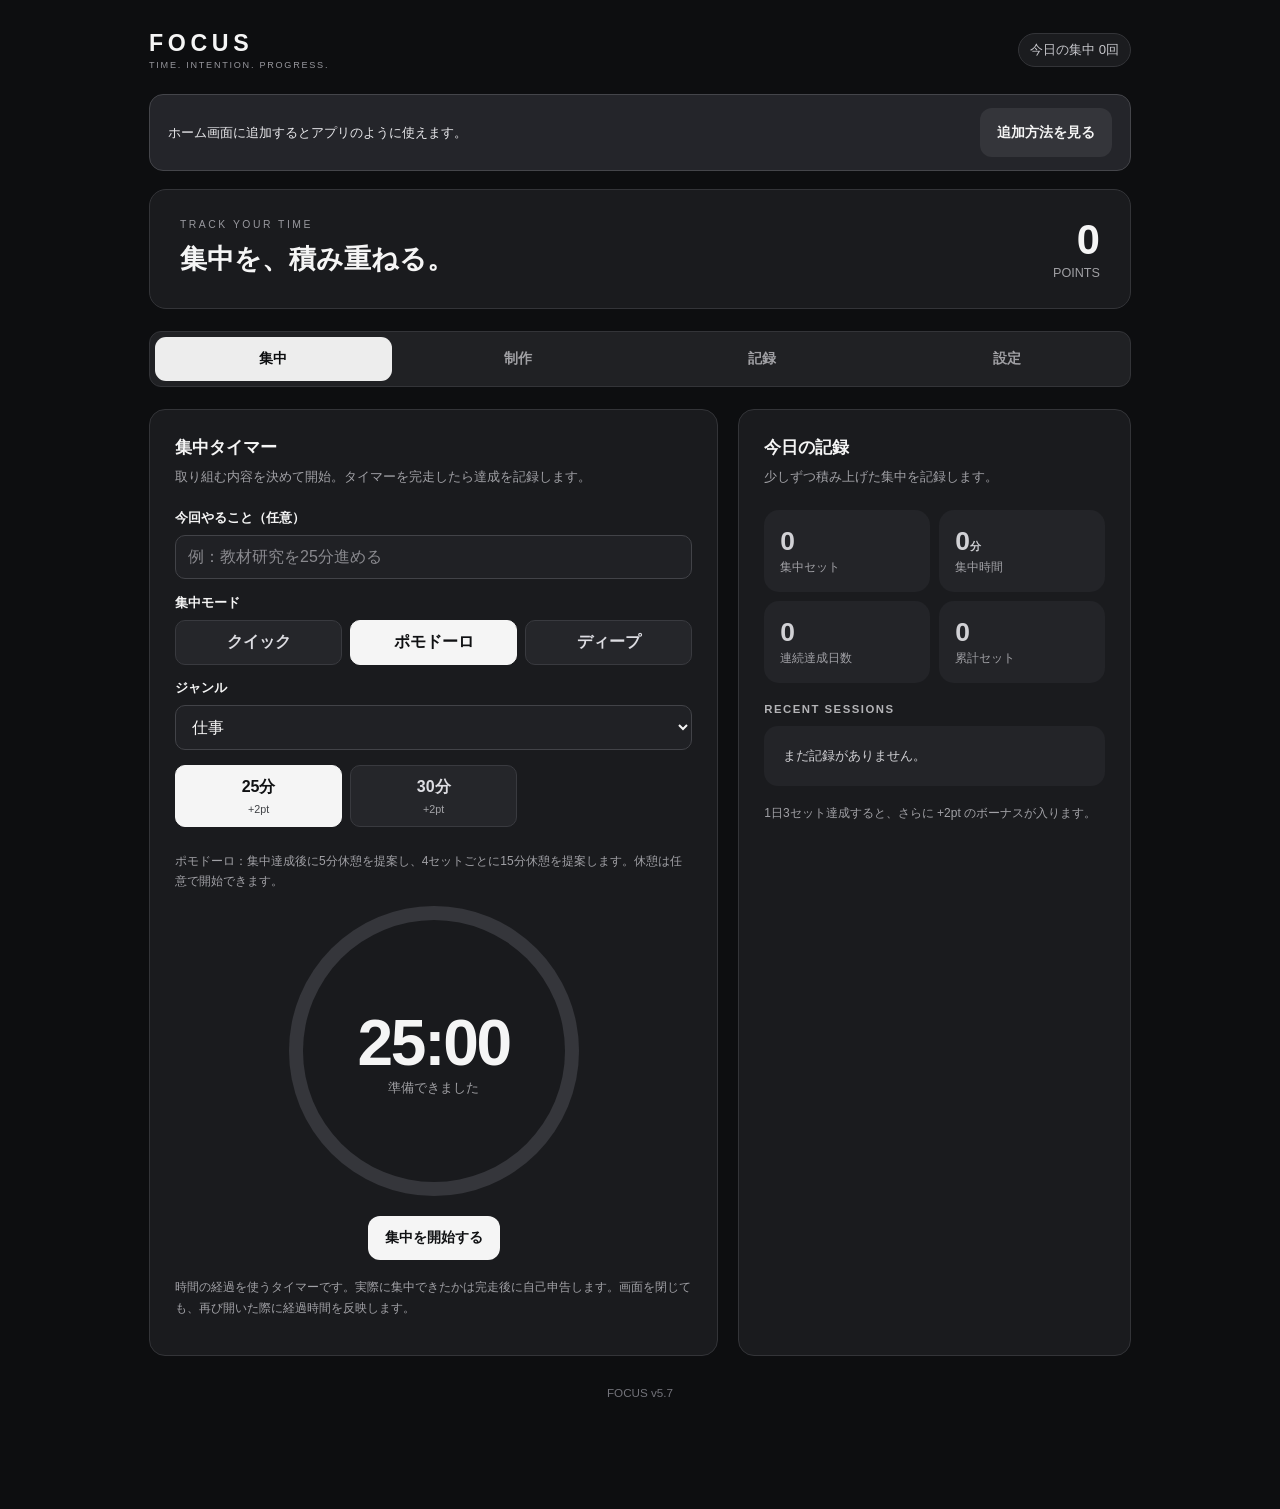
<file: public/index.html>
<!doctype html>
<html lang="ja">
<head>
<meta charset="UTF-8" />
<meta name="viewport" content="width=device-width,initial-scale=1,viewport-fit=cover" />
<meta name="theme-color" content="#101113" />
<meta name="referrer" content="no-referrer" />
<meta name="apple-mobile-web-app-capable" content="yes" />
<meta name="apple-mobile-web-app-status-bar-style" content="black-translucent" />
<meta name="apple-mobile-web-app-title" content="FOCUS" />
<link rel="manifest" href="manifest.webmanifest" />
<link rel="apple-touch-icon" href="icon-192.png" />
<title>FOCUS — 集中と記録</title>
<style>
:root{--bg:#f7f6f2;--paper:#fff;--ink:#1d2940;--muted:#6c7585;--line:#e4e7ed;--blue:#344e86;--blue2:#eef2fb;--accent:#dcb77a;--red:#b25550;--shadow:0 12px 32px rgba(28,42,70,.07)}
*{box-sizing:border-box}html{font-family:-apple-system,BlinkMacSystemFont,"Hiragino Kaku Gothic ProN","Noto Sans JP",sans-serif;color:var(--ink);background:var(--bg)}body{margin:0;min-height:100vh}button,select,input{font:inherit}button{cursor:pointer}button:disabled{cursor:not-allowed;opacity:.45}.app{max-width:1020px;margin:auto;padding:30px 24px 110px}
header{display:flex;justify-content:space-between;align-items:center;gap:12px;margin-bottom:24px}.logo{font-size:1.22rem;font-weight:800;letter-spacing:.17em}.logo small{display:block;font-size:.7rem;font-weight:500;letter-spacing:.12em;color:var(--muted);margin-top:3px}.status{font-size:.82rem;color:var(--muted);border:1px solid var(--line);border-radius:20px;padding:7px 11px;background:#fff}.hero{background:#1d2940;border-radius:25px;padding:27px 30px;color:#fff;display:flex;align-items:center;justify-content:space-between;gap:16px;margin-bottom:22px;position:relative;overflow:hidden}.hero:after{content:"";position:absolute;right:-65px;top:-110px;width:250px;height:250px;border:34px solid rgba(255,255,255,.035);border-radius:50%;pointer-events:none}.hero p{font-size:.88rem;color:#bcc9e7;margin:0 0 9px}.hero h1{font-size:clamp(1.25rem,3vw,1.85rem);line-height:1.45;margin:0}.points{text-align:right;position:relative;z-index:1}.points strong{display:block;font-size:2.6rem;line-height:1.1;font-variant-numeric:tabular-nums}.points span{font-size:.79rem;color:#c0cbe2}
nav{display:flex;gap:8px;padding:5px;background:#eceef3;border-radius:15px;margin-bottom:22px}nav button{border:0;background:transparent;color:#5d6a80;border-radius:11px;flex:1;padding:12px 8px;font-size:.85rem;font-weight:650}nav button.active{color:var(--ink);background:#fff;box-shadow:0 2px 9px #1b2b4d0c}
.panel{display:none}.panel.active{display:block}.layout{display:grid;grid-template-columns:1.45fr 1fr;gap:20px}.card{background:var(--paper);border:1px solid var(--line);border-radius:22px;box-shadow:var(--shadow);padding:25px}.card h2{font-size:1.08rem;margin:0 0 7px}.sub{font-size:.84rem;color:var(--muted);line-height:1.7;margin:0 0 21px}.caps{color:#8090a8;letter-spacing:.13em;font-size:.71rem;font-weight:800}.duration-opts{display:grid;grid-template-columns:repeat(3,1fr);gap:8px;margin-bottom:24px}.duration-opts button{background:#f7f8fa;border:1px solid var(--line);border-radius:13px;padding:12px 7px;color:var(--ink);font-weight:750}.duration-opts button.selected{border-color:#667eab;background:var(--blue2);color:#294674}.duration-opts small{display:block;font-size:.67rem;margin-top:5px;font-weight:400}.timer{text-align:center;padding:15px 0 20px}.timer-ring{width:min(100%,290px);aspect-ratio:1;border-radius:50%;padding:14px;margin:0 auto;background:conic-gradient(var(--blue) var(--progress,0%),#e9edf4 0)}.timer-inner{display:flex;background:#fff;border-radius:50%;height:100%;flex-direction:column;align-items:center;justify-content:center}.timer-time{font-size:clamp(2.7rem,6vw,4rem);letter-spacing:-.035em;font-weight:800;font-variant-numeric:tabular-nums}.timer-label{font-size:.8rem;color:var(--muted)}.actions{display:flex;gap:10px;justify-content:center;flex-wrap:wrap}.btn{border:0;border-radius:12px;padding:13px 17px;font-size:.87rem;font-weight:700;transition:.15s}.btn:active{transform:scale(.98)}.primary{background:var(--blue);color:white}.secondary{background:var(--blue2);color:#2d4a80}.ghost{background:#f3f4f7;color:#596477}.danger{background:#fcf0ef;color:var(--red)}.wide{width:100%}.hint{font-size:.75rem;line-height:1.7;color:var(--muted);margin-top:17px}.statrow{display:grid;grid-template-columns:repeat(2,1fr);gap:9px}.stat{padding:16px;border-radius:15px;background:#f6f7f9}.stat strong{display:block;font-size:1.65rem}.stat span{font-size:.77rem;color:var(--muted)}.sessions{margin-top:20px}.session{padding:13px 0;border-bottom:1px solid var(--line);display:flex;align-items:center;justify-content:space-between;font-size:.81rem}.session:last-child{border:0}.session b{color:#344e86}.empty{font-size:.84rem;color:var(--muted);line-height:1.7;background:#f6f7f9;padding:19px;border-radius:14px}.reward-grid{display:grid;grid-template-columns:repeat(2,1fr);gap:13px;margin-bottom:20px}.reward-card{padding:19px;border:1px solid var(--line);border-radius:18px;background:#fff;text-align:left;color:inherit}.reward-card.chosen{border:2px solid var(--blue);padding:18px;background:#f5f8ff}.reward-card .flag{font-size:.7rem;color:var(--muted);font-weight:700}.reward-card strong{display:block;font-size:1.08rem;margin:7px 0}.reward-card span{font-size:.81rem;color:var(--muted)}.reward-card .cost{font-size:1.25rem;font-weight:800;color:var(--blue);margin-top:12px}.formgrid{display:grid;grid-template-columns:repeat(2,1fr);gap:13px;margin:20px 0}.field{display:flex;flex-direction:column;gap:8px}.field label{font-weight:700;font-size:.81rem}.field select,.field input[type=text]{border:1px solid #dbe0e8;border-radius:11px;padding:13px 11px;color:var(--ink);background:#fff;width:100%;font-size:.85rem}.field select:focus,.field input:focus{outline:2px solid #a3b5d3}.steps{display:flex;gap:10px;align-items:center;margin:18px 0;color:#63738d;font-size:.8rem;line-height:1.5}.steps span{display:inline-flex;width:25px;height:25px;border-radius:50%;align-items:center;justify-content:center;background:#e9edf4;font-weight:750;flex:none}.promptbox{font-size:.78rem;white-space:pre-wrap;line-height:1.7;max-height:185px;overflow:auto;background:#f5f6f9;border:1px solid #e3e7ef;border-radius:12px;padding:15px;color:#38445b}.pending{margin-top:17px;padding:17px;border-radius:15px;background:#f5f8ff;border:1px solid #dbe5f6}.pending h3{font-size:.95rem;margin:0 0 6px}.pending p{font-size:.8rem;color:#526380;line-height:1.7;margin:0 0 12px}.pending .actions{justify-content:flex-start}.gallery{display:grid;grid-template-columns:repeat(3,1fr);gap:15px}.tile{border:1px solid var(--line);border-radius:17px;background:#fff;overflow:hidden}.tile-img{aspect-ratio:4/5;background:linear-gradient(145deg,#edf1f8,#f9f1e6);display:flex;align-items:center;justify-content:center;color:#7c8ba1;font-size:.78rem;text-align:center;line-height:1.8}.tile-img img{height:100%;width:100%;object-fit:cover}.tile-body{padding:14px}.tile-body strong{font-size:.87rem;display:block}.tile-body p{font-size:.72rem;color:var(--muted);margin:6px 0 10px}.tile-actions{display:flex;gap:6px}.tinybtn{border:0;background:#f0f2f6;padding:8px 9px;border-radius:9px;font-size:.72rem;color:#43536e}.warn{color:#97633c;background:#fff9ef;padding:13px 15px;border-radius:12px;font-size:.78rem;line-height:1.8}.help{font-size:.84rem;line-height:1.8;color:#5a677b}.help b{color:#293d5d}.toolbar{display:flex;align-items:center;justify-content:space-between;gap:8px;margin:0 0 18px}.toolbar h2{font-size:1.2rem;margin:0}.footer{margin-top:30px;text-align:center;font-size:.73rem;color:#99a2b1}.toast{position:fixed;bottom:26px;left:50%;transform:translateX(-50%);z-index:99;background:#1d2940;color:#fff;padding:13px 18px;border-radius:12px;box-shadow:0 8px 25px #0002;font-size:.82rem;max-width:90vw}.hidden{display:none!important}input[type=file]{font-size:.75rem;max-width:100%}@media(max-width:740px){.app{padding:16px 14px 92px}header{margin-bottom:15px}.hero{padding:21px 20px;border-radius:19px}.hero h1{font-size:1.18rem}.hero .points strong{font-size:2rem}.layout{grid-template-columns:1fr}.card{padding:19px;border-radius:18px}.gallery{grid-template-columns:repeat(2,1fr);gap:11px}.duration-opts{margin-bottom:12px}.formgrid{grid-template-columns:1fr}nav button{font-size:.75rem;padding:11px 3px}.reward-grid{gap:9px}.reward-card{padding:14px}.reward-card.chosen{padding:13px}.timer-ring{width:min(100%,245px)}}@media(prefers-reduced-motion:reduce){*{transition:none!important}}

/* v2: clear handoff and a compact mobile-first workflow */
.chip{display:inline-flex;border-radius:99px;background:#eff4ff;padding:6px 11px;color:#344e86;font-size:.72rem;font-weight:800;letter-spacing:.025em}
.handoff-hero{background:#edf3ff;border:1px solid #dce7fa;border-radius:14px;padding:17px;margin:0 0 16px}
.handoff-hero strong{display:block;font-size:.98rem;margin:6px 0}.handoff-hero p{color:#546580;font-size:.8rem;margin:0;line-height:1.8}
.field input[type=url],.field textarea{border:1px solid #dbe0e8;border-radius:11px;padding:12px;color:var(--ink);background:#fff;width:100%;font-size:.85rem;line-height:1.5}
.field textarea{min-height:84px;resize:vertical}.field input:focus,.field textarea:focus{outline:2px solid #a3b5d3}
.checkout{margin-top:14px;font-size:.79rem;color:#496083;line-height:1.75}
.steps-grid{display:grid;grid-template-columns:repeat(3,1fr);gap:8px;margin-bottom:14px}.step-item{background:#f6f8fc;padding:12px;border-radius:12px;font-size:.74rem;line-height:1.6}
.step-item b{display:block;color:#324e80;margin-bottom:4px;font-size:.75rem}
.privacy-note{font-size:.77rem;color:var(--muted);line-height:1.8;margin:10px 0}
button:focus-visible,select:focus-visible,input:focus-visible{outline:3px solid #95add9;outline-offset:2px}
@media(max-width:740px){.steps-grid{grid-template-columns:1fr}.step-item{display:flex;gap:12px;align-items:center}.step-item b{margin:0}.actions .btn{flex:1}.pending .actions .btn{flex:1 1 100%}.handoff-hero{padding:14px}}

/* v4 installation and offline UX */
.install-banner{margin:0 0 18px;padding:13px 18px;display:flex;gap:10px;align-items:center;justify-content:space-between;background:#eaf1ff;border:1px solid #d3e1fb;border-radius:14px;font-size:.8rem;line-height:1.65;color:#294674}
.install-banner[hidden]{display:none}
.install-banner button{flex-shrink:0}
.install-list{font-size:.82rem;line-height:2;margin:9px 0 15px;padding-left:1.5em;color:#435269}
.install-hint{background:#f5f8ff;border:1px solid #e0e8f5;border-radius:12px;padding:12px 15px;line-height:1.8;font-size:.82rem}
.status-offline{color:#8f4d31;border-color:#eed2be;background:#fff5ef}
@media(max-width:740px){.install-banner{align-items:flex-start;flex-direction:column}.install-banner button{width:100%}}
/* v3 face-studio */
nav{flex-wrap:wrap}nav button{min-width:110px}
.studio-grid{display:grid;grid-template-columns:1fr 1.1fr;gap:18px}
.face-list{display:grid;grid-template-columns:repeat(2,minmax(0,1fr));gap:12px}
.face-card{border:1px solid var(--line);border-radius:15px;overflow:hidden;background:#fff}
.face-card.active{outline:2px solid #7993c0}
.face-photo{height:135px;background:#eff1f5;display:grid;place-items:center;color:var(--muted);font-size:.75rem}
.face-photo img{width:100%;height:100%;object-fit:contain}
.face-info{padding:12px}.face-info strong{display:block;font-size:.85rem}.face-info p{font-size:.73rem;line-height:1.5;color:var(--muted);word-break:break-word}
.face-tools{display:flex;gap:6px;flex-wrap:wrap;margin-top:9px}.face-tools button{border:0;background:var(--blue2);color:var(--blue);border-radius:8px;padding:7px;font-size:.72rem;font-weight:600}
.upload-row{display:grid;grid-template-columns:1fr 1fr;gap:12px}.upload-row input{max-width:100%}
.ref-grid{display:grid;grid-template-columns:repeat(2,minmax(0,1fr));gap:12px;margin:12px 0}.ref-item{background:#fff;padding:11px;border-radius:12px;border:1px solid #dce4f0}
.ref-item img{width:100%;height:130px;object-fit:contain;background:#f5f7fb;border-radius:9px}.ref-item strong{display:block;font-size:.8rem;margin:8px 0}.ref-item .btn{width:100%;padding:10px 6px;font-size:.78rem}
.data-notice{background:#f8f5ed;color:#765d35;font-size:.77rem;padding:13px;border-radius:12px;line-height:1.8}
.history-item{border:1px solid var(--line);padding:13px;border-radius:12px;margin-top:10px;background:#fff}
.history-item b{font-size:.84rem}.history-item p{font-size:.75rem;color:var(--muted)}
.history-item select,.history-item textarea{padding:9px;border:1px solid var(--line);border-radius:8px;background:#fff;font:inherit;font-size:.82rem;max-width:100%;width:100%}
label.mini{display:block;font-size:.74rem;color:var(--muted);margin:7px 0 4px}
.studio-controls{display:flex;flex-wrap:wrap;gap:9px;margin-top:12px}
.notice-row{display:flex;gap:8px;align-items:center;margin-bottom:14px}
@media(max-width:740px){.studio-grid{grid-template-columns:1fr}.face-list{grid-template-columns:1fr 1fr}.upload-row{grid-template-columns:1fr}nav button{min-width:unset;flex:1 1 30%;font-size:.74rem}.ref-item img{height:125px}}

</style>
<link rel="stylesheet" href="./focus-v5.css" />
</head>
<body>
<div class="app">
<header><div class="logo">FOCUS<small>TIME. INTENTION. PROGRESS.</small></div><div class="status" id="dayBadge">今日の集中 0回</div></header>
<div class="install-banner" id="installBanner" hidden><span id="installBannerText">ホーム画面に追加するとアプリのように使えます。</span><button type="button" class="btn secondary" id="installBannerButton">追加方法を見る</button></div>
<section class="hero"><div><p>TRACK YOUR TIME</p><h1>集中を、積み重ねる。</h1></div><div class="points"><strong id="balance">0</strong><span>POINTS</span></div></section>
<nav aria-label="メイン画面"><button type="button" class="active" data-tab="focus">集中</button><button type="button" data-tab="creative">制作</button><button type="button" data-tab="activity">記録</button><button type="button" data-tab="settings">設定</button><button type="button" class="private-nav" data-tab="studio">基準写真</button><button type="button" class="private-nav" data-tab="reward">ポイント交換</button><button type="button" class="private-nav" data-tab="gallery">収録履歴</button></nav>
<section class="panel active" id="panel-focus"><div class="layout">
<div class="card"><h2>集中タイマー</h2><p class="sub">取り組む内容を決めて開始。タイマーを完走したら達成を記録します。</p><div class="field" style="margin-bottom:16px"><label for="focusTask">今回やること（任意）</label><input id="focusTask" type="text" maxlength="80" placeholder="例：教材研究を25分進める"></div><div class="field" style="margin-bottom:15px"><label>集中モード</label><div class="mode-opts" id="focusModes"><button type="button" data-mode="quick">クイック</button><button type="button" class="selected" data-mode="pomodoro">ポモドーロ</button><button type="button" data-mode="deep">ディープ</button></div></div>
<div class="field" style="margin-bottom:15px"><label for="focusCategory">ジャンル</label><select id="focusCategory"><option>仕事</option><option>創作</option><option>自由時間</option></select></div>
<div id="creativeOpenFromTimer" class="creative-shortcut hidden"><span>アイデアを書き留めながら集中できます。</span><button type="button" class="btn secondary" id="creativeJump">制作ノートを開く</button></div><div class="duration-opts" id="durations"><button type="button" data-min="3" data-group="quick">3分<small>記録</small></button><button type="button" data-min="5" data-group="quick">5分<small>記録</small></button><button type="button" data-min="10" data-group="quick">10分<small>記録</small></button><button type="button" data-min="15" data-group="quick">15分<small>+1pt</small></button><button type="button" data-min="25" data-group="pomodoro" class="selected">25分<small>+2pt</small></button><button type="button" data-min="30" data-group="pomodoro">30分<small>+2pt</small></button><button type="button" data-min="45" data-group="deep">45分<small>+4pt</small></button><button type="button" data-min="60" data-group="deep">60分<small>+5pt</small></button><button type="button" data-min="90" data-group="deep">90分<small>+8pt</small></button></div>
<div id="pomodoroNote" class="hint">ポモドーロ：集中達成後に5分休憩を提案し、4セットごとに15分休憩を提案します。休憩は任意で開始できます。</div><div class="timer"><div class="timer-ring" id="timerRing"><div class="timer-inner"><div class="timer-time" id="timerTime">25:00</div><div class="timer-label" id="timerStatus">準備できました</div></div></div></div><div class="actions" id="timerActions"><button class="btn primary" id="startBtn" type="button">集中を開始する</button></div><p class="hint">時間の経過を使うタイマーです。実際に集中できたかは完走後に自己申告します。画面を閉じても、再び開いた際に経過時間を反映します。</p></div>
<div class="card"><h2>今日の記録</h2><p class="sub">少しずつ積み上げた集中を記録します。</p><div class="statrow"><div class="stat"><strong id="todayCount">0</strong><span>集中セット</span></div><div class="stat"><strong id="todayMins">0<small style="font-size:.7rem">分</small></strong><span>集中時間</span></div><div class="stat"><strong id="streak">0</strong><span>連続達成日数</span></div><div class="stat"><strong id="totalCount">0</strong><span>累計セット</span></div></div><div class="sessions"><div class="caps">RECENT SESSIONS</div><div id="sessionList" class="empty" style="margin-top:11px">まだ記録がありません。</div></div><p class="hint">1日3セット達成すると、さらに +2pt のボーナスが入ります。</p></div>
</div></section>

<section class="panel" id="panel-creative">
 <div class="toolbar"><h2>WORKSPACE</h2><span class="caps">CREATE WITHOUT DISTRACTIONS</span></div>
 <div class="creative-session"><div><span class="caps">FOCUS TIMER</span><strong id="creativeTimer" aria-live="off">25:00</strong><small id="creativeTimerStatus">集中セッション未開始</small></div><button type="button" class="btn secondary" id="creativeBackToFocus">タイマーを開く</button></div><div class="creative-launch"><div><strong>制作を再開</strong><span>前回のファイルに戻り、25分の集中を始められます。</span></div><div class="actions"><button class="btn secondary" type="button" id="creativeResumeWork">前回の続き</button><button class="btn primary" type="button" id="creativeQuickStart">25分集中＋制作</button></div></div><div class="creative-lead">メモ・コード・録音をひとつの場所に。集中タイマーは画面を切り替えても継続します。<span id="creativeStorageStatus" class="caps">LOCAL FIRST</span></div>
 <div class="creative-layout">
  <div class="card creative-library">
   <div class="creative-toolbar"><h2>ファイル</h2><div class="actions"><button id="createNote" type="button" class="btn secondary">＋ メモ</button><button id="createIdea" type="button" class="btn ghost">＋ アイデア</button><button id="createCode" type="button" class="btn ghost">＋ コード</button></div></div>
   <label for="creativeProjectFilter" class="mini" style="display:block;margin-top:14px">プロジェクト</label><select id="creativeProjectFilter"><option value="all">すべてのプロジェクト</option></select><label for="creativeSearch" class="mini" style="display:block;margin-top:14px">ドキュメント検索</label><input id="creativeSearch" type="search" placeholder="タイトル・本文から検索" aria-label="制作ファイルを検索"><div id="creativeDocuments" class="creative-doclist"></div>
   <p class="hint">メモとコードは端末内に自動保存します。容量超過やブラウザデータ削除に備え、定期的にFOCUS全体のバックアップを書き出してください。</p>
  </div>
  <div class="card creative-editor">
   <div id="creativeEmpty" class="empty">「＋ メモ」「＋ コード」から制作を始めてください。</div>
   <div id="creativeEditArea" class="hidden">
    <div class="creative-meta"><input id="creativeTitle" maxlength="100" placeholder="無題" aria-label="タイトル"><select id="creativeLanguage" aria-label="編集形式"><option value="md">Markdown</option><option value="txt">Text</option><option value="js">JavaScript</option><option value="ts">TypeScript</option><option value="py">Python</option><option value="html">HTML</option><option value="css">CSS</option><option value="json">JSON</option><option value="swift">Swift</option></select></div>
    <div class="creative-project-field"><label for="creativeProject" class="mini">作品・プロジェクト名（任意）</label><input id="creativeProject" maxlength="50" list="creativeProjectSuggestions" placeholder="例：新曲制作／アプリ開発"><datalist id="creativeProjectSuggestions"></datalist></div><div class="creative-next"><label for="creativeNextAction" class="mini">次回、最初にやること</label><input id="creativeNextAction" maxlength="240" placeholder="例：サビのコード進行を確認する" aria-label="次回の作業" /></div><div class="creative-editorhead"><span id="creativeSaved" role="status">保存済み</span><span id="creativeCount">0文字</span></div>
    <textarea id="creativeBody" spellcheck="false" autocapitalize="off" autocomplete="off" autocorrect="off" placeholder="ここに書き始める…"></textarea>
    <div class="creative-revisions"><span class="mini">編集中の版を保存・復元</span><div class="creative-revision-buttons"><button class="btn ghost" type="button" id="creativeSaveRevision">今の版を保存</button><select aria-label="保存した版" id="creativeRevisionList"><option value="">保存した版はありません</option></select><button class="btn ghost" type="button" id="creativeRestoreRevision">この版に戻す</button></div><p class="hint">各ファイル最大3版。復元前に現在の内容も1版保存します。端末の保存容量にご注意ください。</p></div><div class="creative-toolbar"><div class="actions"><button class="btn secondary" type="button" id="creativeCopy">コピー</button><button class="btn ghost" type="button" id="creativeDownload">ファイル保存</button><button class="btn ghost" type="button" id="creativeImport">ファイルを読み込む</button></div><button type="button" class="btn danger" id="creativeDelete">削除</button></div>
    <input type="file" id="creativeImportFile" accept=".txt,.md,.js,.ts,.py,.html,.css,.json,.swift,text/plain,text/markdown" class="hidden">
   </div>
  </div>
 </div>
 <div class="card creative-audio">
   <div class="creative-toolbar"><div><h2>音声メモ</h2><p class="sub">ひらめきをその場で録音。ボイスメモから書き出した音声ファイルも取り込めます。</p></div><span class="caps">VOICE</span></div>
   <div class="actions" style="justify-content:flex-start"><button type="button" id="audioStart" class="btn primary">録音を開始</button><button type="button" id="audioStop" class="btn secondary" disabled>録音を停止</button><button type="button" id="audioImport" class="btn ghost">音声を取り込む</button><input type="file" id="audioImportFile" accept="audio/*,.m4a,.mp3,.wav,.webm" class="hidden"></div>
   <p id="audioStatus" class="hint" role="status" aria-live="polite">録音はマイクの許可が必要です。iPhoneでのバックグラウンド録音は保証されません。</p>
   <div id="creativeAudios" class="creative-recordings"></div><div class="creative-archive-actions"><button type="button" class="btn secondary" id="creativeArchiveExport">制作データ・録音をZIPで保存</button><button type="button" class="btn ghost" id="creativeArchiveImport">ZIPから復元</button><input type="file" id="creativeArchiveFile" accept=".zip,application/zip" class="hidden"><p class="hint">このZIPには制作内容と録音が含まれます。個人情報のあるファイルとして安全に保管してください。通常のFOCUSのJSONバックアップには録音実データが含まれません。</p></div>
   <p class="privacy-note">音声はブラウザのローカル保存領域に保存します。バックアップJSONには音声本体を含めません。重要な録音は「音声を保存」で別途書き出してください。</p>
 </div>
 <div class="card creative-native-info"><h2>iPhone 制作ロック</h2><p class="sub">「創作」を選ぶと、必要なアプリだけを許可する集中環境を目指します。アプリ制限はiOSネイティブ版の開発課題であり、このWeb版では他アプリをブロックしません。</p><span class="caps">NATIVE INTEGRATION — NOT CONNECTED</span><div class="creative-lock-steps"><span>1　iPhoneアプリの利用許可</span><span>2　残すアプリを選択（ボイスメモ等）</span><span>3　集中開始で制限・終了時に解除</span></div><p class="privacy-note">Webアプリでは他アプリの制限は行いません。Appleの利用制限APIを使うネイティブ版は別途Xcode開発・権限取得・実機試験が必要です。</p></div>
</section>
<section class="panel" id="panel-activity"><div class="toolbar"><h2>ACTIVITY</h2><span class="caps">FOCUS LOG</span></div>
<div class="activity-tools card"><div class="activity-tool-row"><div class="field"><label for="activityPeriod">期間</label><select id="activityPeriod"><option value="all">すべて</option><option value="day">今日</option><option value="week">今週</option><option value="month">今月</option></select></div><div class="field"><label for="activityCategory">ジャンル</label><select id="activityCategory"><option value="all">すべて</option><option>仕事</option><option>創作</option><option>自由時間</option><option>未分類</option></select></div></div><div class="actions activity-header-actions"><span class="sub" id="activityResultCount">0件</span><button type="button" class="btn ghost" id="exportSessionsCsv">CSVを書き出す</button></div></div>
<div class="layout"><div class="card"><h2>集中実績</h2><p class="sub">以前の記録も引き継いで集計します。集中時間は休憩を含みません。</p><div id="activityTotals" class="statrow"></div><h2 style="margin-top:24px">過去7日間</h2><div class="activity-week" id="activityWeek" role="img" aria-label="過去7日間の集中時間グラフ"></div><h2 style="margin-top:24px">ジャンル別の累計</h2><div id="categoryTotals" class="activity-categories"></div></div><div class="card"><h2>セッション履歴</h2><p class="sub">集中した日時・ジャンル・作業内容を記録します。</p><div id="activityHistory" class="activity-history"></div></div></div>
<div class="card manual-card"><h2>過去の集中を追加</h2><p class="sub">アプリを使う前の集中も記録できます。手動入力ではポイントは増えません。</p><div class="manual-fields"><div class="field"><label for="manualDate">集中した日時</label><input id="manualDate" type="datetime-local" required></div><div class="field"><label for="manualMinutes">集中時間（分）</label><input id="manualMinutes" type="number" min="1" max="600" step="1" value="25" required></div><div class="field"><label for="manualCategory">ジャンル</label><select id="manualCategory"><option>仕事</option><option>創作</option><option>自由時間</option></select></div><div class="field"><label for="manualTask">取り組んだこと（任意）</label><input type="text" id="manualTask" maxlength="80" placeholder="例：楽曲の編曲"></div></div><button type="button" class="btn secondary" id="addManualSession">記録を追加</button></div></section>
<section class="panel" id="panel-studio"><div class="toolbar"><h2>固定顔ライブラリ</h2><span class="caps">ORIGINAL REFERENCES</span></div>
<p class="sub">元写真を人物ごとに登録します。顔写真はこのブラウザに保存され、ChatGPTへの送信はユーザーが添付する時だけ行います。</p>
<div class="studio-grid">
 <div class="card"><h2>① 元写真を登録</h2><p class="sub">原則、AI生成画像ではなく、使用権限のある元写真を登録してください。</p>
  <div class="field"><label for="faceName">人物名・識別名</label><input id="faceName" maxlength="60" type="text" placeholder="例：人物A（左）"></div>
  <div class="field" style="margin-top:14px"><label for="faceMemo">顔の特徴・維持したい点（任意）</label><textarea id="faceMemo" maxlength="300" placeholder="例：輪郭、目元、前髪の形。衣装によって顔を変えない。"></textarea></div>
  <div class="upload-row" style="margin-top:14px"><div class="field"><label for="facePrimary">最優先の元写真（必須）</label><input id="facePrimary" type="file" accept="image/png,image/jpeg,image/webp,image/heic,image/heif,image/avif"></div><div class="field"><label for="faceSecondary">補助の元写真（任意）</label><input id="faceSecondary" type="file" accept="image/png,image/jpeg,image/webp,image/heic,image/heif,image/avif"></div></div>
  <button type="button" class="btn primary wide" id="addFace" style="margin-top:18px">顔を登録する</button>
  <p class="hint">元写真は変換せず保存します。1ファイル15MBまで。ブラウザの保存領域に依存します。</p>
 </div>
 <div class="card"><h2>② 登録した人物</h2><p class="sub">人物ごとに最優先の元写真を保持します。2人画像では左右に別々の人物を指定できます。</p><div id="faceList" class="face-list"><div class="empty">まだ人物が登録されていません。</div></div></div>
</div>
<div class="studio-grid" style="margin-top:18px">
 <div class="card"><h2>③ 生成の基本設定</h2><p class="sub">ご褒美画面で使う人物・定番の指定を管理します。</p>
 <div class="formgrid"><div class="field"><label for="studioFaceA">左／1人目</label><select id="studioFaceA"></select></div><div class="field"><label for="studioFaceB">右／2人目</label><select id="studioFaceB"></select></div></div>
 <div class="data-notice">顔を固定するのは「指示文と元写真の参照」を統一する仕組みです。ChatGPTが毎回完全に同じ顔を再現することを保証するものではありません。</div>
 <div class="studio-controls"><button class="btn secondary" type="button" id="studioGoReward">ご褒美画像の設定へ →</button></div></div>
 <div class="card"><h2>④ 成功・失敗の記録</h2><p class="sub">受け取った画像ごとに顔の一致度や改善点を残します。次回の指示文作成に役立ちます。</p><div id="studioHistory" class="empty">まだ記録がありません。</div></div>
</div></section>

<section class="panel" id="panel-reward"><div class="layout"><div class="card"><h2>ご褒美画像を受け取る</h2><p class="sub">集中で貯めたポイントを使い、ChatGPTで画像を生成します。</p><div class="reward-grid"><button type="button" class="reward-card chosen" data-tier="normal"><div class="flag">STANDARD</div><strong>通常画像</strong><span>好きなテーマで1枚</span><div class="cost">5 pt</div></button><button type="button" class="reward-card" data-tier="special"><div class="flag">SPECIAL</div><strong>特別画像</strong><span>演出にこだわった1枚</span><div class="cost">8 pt</div></button></div><div class="formgrid"><div class="field"><label for="theme">テーマ</label><select id="theme"><option>私服コーデ</option><option>カフェ</option><option>書店</option><option>音楽室</option><option>季節の街</option><option>旅先</option><option>花とポートレート</option><option>ランダム</option></select></div><div class="field"><label for="mood">雰囲気</label><select id="mood"><option>自然体</option><option>上品</option><option>ユーモラス</option><option>爽やか</option><option>映画的</option><option>ランダム</option></select></div><div class="field"><label for="shot">構図</label><select id="shot"><option>上半身</option><option>全身</option><option>座りポーズ</option><option>動きのあるポーズ</option><option>ランダム</option></select></div><div class="field"><label for="people">人物</label><select id="people"><option value="one">1人</option><option value="two">2人</option></select></div><div class="field"><label for="outfit">服装</label><select id="outfit"><option>シンプルな私服</option><option>きれいめな私服</option><option>ジャケット</option><option>ニット</option><option>スポーツウェア</option><option>自由に提案</option></select></div><div class="field"><label for="scene">背景・場所</label><select id="scene"><option>テーマに合わせる</option><option>カフェ</option><option>公園</option><option>街中</option><option>書店</option><option>音楽室</option><option>スタジオ背景</option></select></div><div class="field"><label for="season">季節</label><select id="season"><option>指定なし</option><option>春</option><option>夏</option><option>秋</option><option>冬</option></select></div></div><div class="field" style="margin-bottom:15px"><label for="extraDirection">今回の希望（任意）</label><textarea id="extraDirection" maxlength="400" placeholder="例：秋の街角、コートを着て振り返る自然な構図。服装はおまかせ。"></textarea></div>
<div class="notice-row"><span class="chip">FACE LOCK</span><span style="font-size:.75rem;color:var(--muted)">人物は「顔を登録」画面で設定します</span></div><button class="btn primary wide" id="prepareReward" type="button">ChatGPT用の指示文を作成</button><p class="hint">生成準備は無料です。ChatGPTで画像が完成したら、受け取り時にポイントを消費します。生成はChatGPT側の利用制限の範囲内です。</p></div><div class="card"><h2>ChatGPTでご褒美画像を生成</h2><p class="sub">サイトは生成指示文を作り、ChatGPTで画像を出力します。</p>
<div class="handoff-hero"><span class="chip">ChatGPT Images</span><strong>画像はChatGPTが生成します</strong><p>指示文のコピー → ChatGPTで貼り付け → 生成後にサイトへ戻って記録、の順番です。外部の画像生成APIや追加のAPIキーは不要です。</p></div>
<div class="steps-grid"><div class="step-item"><b>STEP 1</b>指示文をコピー</div><div class="step-item"><b>STEP 2</b>ChatGPTで生成</div><div class="step-item"><b>STEP 3</b>画像完成後、FRAGMENTSへ収録</div></div><button type="button" class="btn secondary" id="copyArchiveRequest">FRAGMENTSへの収録依頼文をコピー</button><div id="rewardPending" class="pending hidden"></div><div id="rewardIdle" class="empty">生成の準備をすると、ここに指示文が表示されます。</div></div></div></section>
<section class="panel" id="panel-gallery"><div class="toolbar"><h2>FRAGMENTS 収録履歴</h2><span class="caps" id="galleryCount">0 RECORDS</span></div>
<p class="sub">既存の「生成画像全集」を正本にします。ここにはポイント交換と収録先のリンクを記録します。既存の端末保存画像も維持します。</p>
<div class="card" style="margin-bottom:18px"><h2>既存アーカイブ</h2><p class="sub">スライドと画像台帳はGoogleドライブ側で管理します。サイトから自動追記はできません。</p><div class="actions" style="justify-content:flex-start"><a class="btn secondary hidden" target="_blank" rel="noopener noreferrer" id="archiveFolderLink" href="#">FRAGMENTS フォルダ ↗</a><a class="btn ghost hidden" target="_blank" rel="noopener noreferrer" id="archiveLedgerLink" href="#">アーカイブ管理台帳 ↗</a><span class="sub" id="archiveLinksEmpty">プライベート設定からアーカイブURLを登録できます。</span></div>
<p class="hint">最新版の巻番号はアーカイブ台帳から確認してください。40画像の上限、元画像のSOURCE保存、重複チェックを維持します。</p></div>
<div class="gallery" id="galleryList"></div></section>
<section class="panel" id="panel-settings">
<div class="card private-gate" style="margin-bottom:18px"><div class="toolbar"><h2>ポイント管理</h2><span class="caps">POINT MANAGEMENT</span></div><p class="sub">獲得したポイントの利用設定を管理します。</p><div class="field" style="max-width:420px"><label for="privatePin">PIN（設定済みの場合のみ）</label><input type="password" id="privatePin" inputmode="numeric" maxlength="12" autocomplete="off" placeholder="PIN未設定なら空欄"></div><div class="actions" style="justify-content:flex-start;margin-top:12px"><button type="button" class="btn secondary" id="privateUnlock">ポイントの利用を開く</button><button type="button" class="btn ghost" id="privateSetPin">PINを設定・変更</button></div><p class="privacy-note">PINは画面表示を制限する簡易機能です。データの暗号化や端末管理者からの秘匿は保証しません。</p></div>

<div class="card" style="margin-bottom:18px" id="installCard">
  <h2>iPhone・iPadのホーム画面に追加</h2>
  <p class="sub">常設のHTTPSサイトで開くと、アプリのようにホーム画面から起動できます。iPhoneではSafariを使用してください。</p>
  <div class="install-hint" id="installState" role="status">インストール環境を確認しています。</div>
  <ol class="install-list">
    <li>公開済みサイトをiPhoneのSafariで開く</li>
    <li>共有メニューから「ホーム画面に追加」を選択</li>
    <li>「Webアプリとして開く」を有効にして「追加」を選択</li>
  </ol>
  <div class="actions" style="justify-content:flex-start"><button type="button" class="btn primary hidden" id="installApp">この端末にインストール</button><button type="button" class="btn secondary" id="storagePersist">保存領域の保護を確認</button></div>
  <p class="privacy-note" id="storageState">記録データは端末内に保存します。サーバーとの自動同期はありません。</p>
</div>
<div class="card" style="margin-bottom:18px"><h2>終了時の通知</h2><p class="sub">通知権限があるブラウザでは、アプリが動作中に集中や休憩の終了を通知します。iPhoneで閉じたアプリへの通知には、別途Web Pushの配信基盤が必要です。</p><p class="privacy-note" id="notificationState">通知の状態を確認しています。</p><button type="button" class="btn secondary" id="toggleNotifications">通知をオンにする</button></div>
<div class="layout"><div class="card"><h2>使い方</h2><p class="help"><b>集中</b>：3〜15分のクイック、25〜30分のポモドーロ、45〜90分のディープから選べます。15分以上の集中を1日3セット達成すると+2ptです。</p><p class="help"><b>ポイント</b>：15分以上の達成で所定のポイントを獲得できます。詳しい利用設定はポイント管理から開きます。</p><p class="help"><b>保存</b>：記録はこのブラウザ内に保存します。ブラウザデータを消すと失われる可能性があるため、定期的にバックアップしてください。</p></div><div class="card private-settings"><h2>ChatGPTの移動先</h2><p class="sub">普段使用している画像生成用の会話URLを設定できます。空欄ならChatGPTのトップページを開きます。</p>
<div class="field"><label for="chatUrl">ChatGPTの会話URL（任意）</label><input id="chatUrl" type="url" placeholder="https://chatgpt.com/c/…" autocomplete="off" inputmode="url"></div>
<div class="actions" style="margin-top:12px;justify-content:flex-start"><button class="btn secondary" id="saveChatUrl" type="button">移動先を保存</button><button class="btn ghost" id="testChatUrl" type="button">ChatGPTを開く ↗</button></div>
<p class="privacy-note">移動先はChatGPTの公式ドメインに限定します。会話URLはこのブラウザにのみ保存されます。</p>
</div>
<div class="card private-settings"><h2>アーカイブの接続先</h2><p class="sub">FRAGMENTSの保存先を自分の端末だけに登録します。公開サイトのソースコードには保存先IDを含めません。</p><div class="field"><label for="archiveFolderInput">FRAGMENTSフォルダURL</label><input type="url" id="archiveFolderInput" placeholder="https://drive.google.com/drive/folders/…" autocomplete="off" inputmode="url"></div><div class="field"><label for="archiveLedgerInput">画像アーカイブ管理台帳URL</label><input type="url" id="archiveLedgerInput" placeholder="https://docs.google.com/spreadsheets/d/…" autocomplete="off" inputmode="url"></div><div class="actions" style="justify-content:flex-start;margin-top:12px"><button type="button" class="btn secondary" id="saveArchiveConfig">接続先を保存</button></div><p class="privacy-note">リンクはこの端末のブラウザと、手動で書き出したバックアップに保存されます。ブラウザ開発者ツール等に対する秘匿は保証しません。</p></div>
<div class="card"><h2>データのバックアップ</h2><div class="install-hint" id="backupStatus" style="margin:8px 0 15px">バックアップの状態を確認しています。</div><p class="sub">集中記録・ポイント・制作メモ・個人設定・元写真と評価記録をJSONにまとめて保存できます。録音は制作画面のZIPで別に保存してください。ファイルが大きくなるため、写真自体はChatGPT側にも保存してください。</p><div class="actions" style="justify-content:flex-start"><button type="button" class="btn secondary" id="exportBtn">全体JSONを保存</button><button type="button" class="btn ghost" id="importBtn">バックアップを復元</button></div><input id="importFile" type="file" accept="application/json" class="hidden"/><div class="warn" style="margin-top:20px">試作版です。ChatGPTへの指示文の自動送信・写真の自動添付・画像の自動取り込み・複数端末同期には対応していません。バックアップには顔写真が含まれ、暗号化されません。慎重に保管してください。</div></div></div></section>
<div class="footer">FOCUS v5.7</div>
</div>
<div class="toast hidden" id="toast" role="status" aria-live="polite"></div>
<script src="./install.js" defer></script>
<script src="./app.js" defer></script>
<script src="./studio.js" defer></script>
<script src="./privacy-v5.js" defer></script>
<script src="./creative.js" defer></script>
<script src="./creative-archive.js" defer></script>
</body>
</html>
</file>
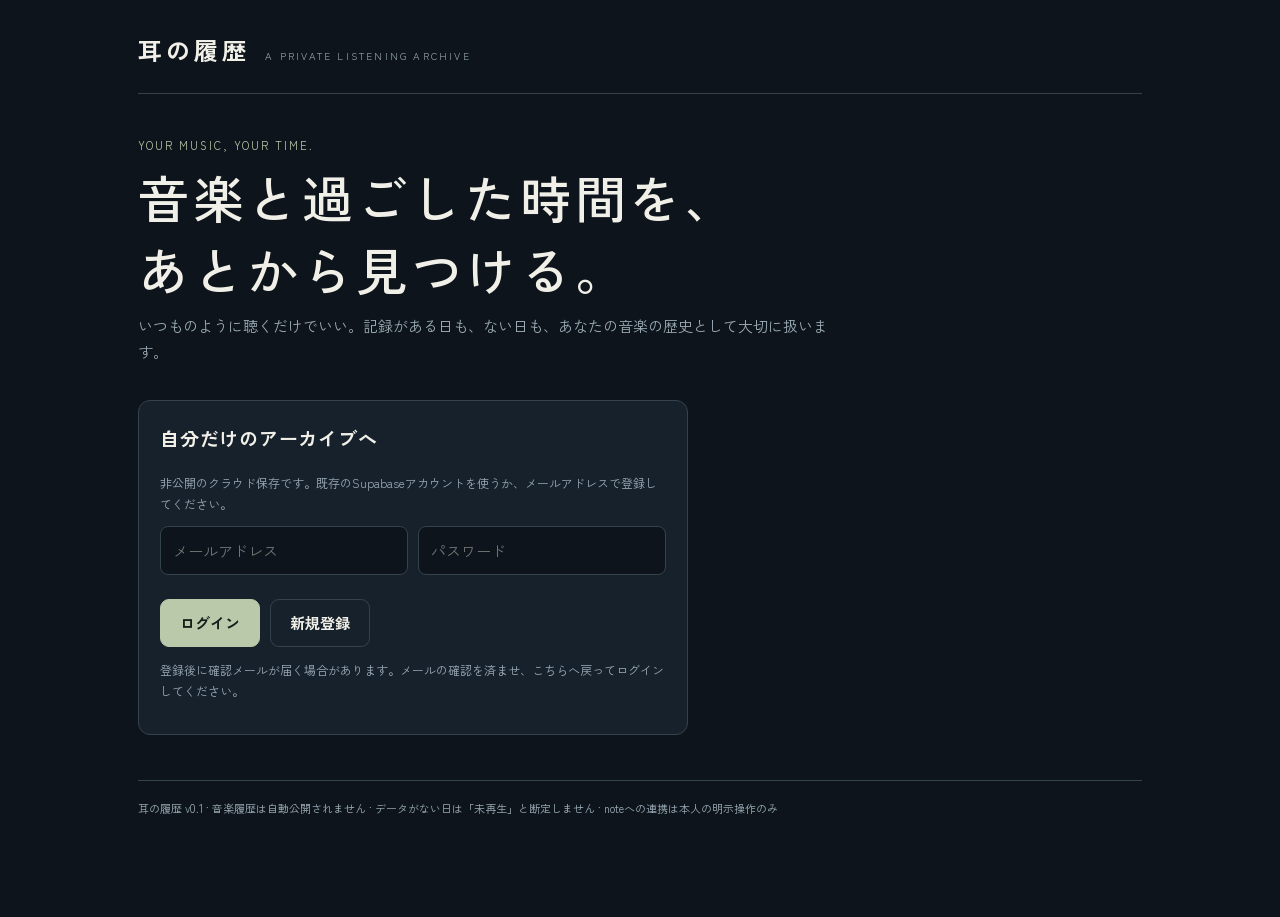
<file: public/mimi-history/index.html>
<!DOCTYPE html>
<html lang="ja">
<head><meta charset="utf-8"><meta name="viewport" content="width=device-width,initial-scale=1">
<meta name="theme-color" content="#0e141b"><meta name="robots" content="noindex,nofollow">
<title>耳の履歴｜自分だけの音楽アーカイブ</title>
<style>
@import url('https://fonts.googleapis.com/css2?family=Zen+Kaku+Gothic+New:wght@400;500;600;700&display=swap');
:root{color-scheme:dark;--bg:#0e141b;--pane:#17212b;--pane2:#1c2833;--line:#34424c;--ink:#f1f0e8;--muted:#99aab5;--accent:#bac9aa;--warm:#ddc1a1}
*{box-sizing:border-box}body{margin:0;background:var(--bg);color:var(--ink);font:15px/1.7 "Zen Kaku Gothic New",system-ui,sans-serif}button,input,select,textarea{font:inherit}button{cursor:pointer}a{color:var(--accent)}button:focus-visible,input:focus-visible,select:focus-visible{outline:2px solid var(--accent);outline-offset:2px}
.shell{max-width:1060px;margin:auto;padding:30px 28px 100px}.top{display:flex;justify-content:space-between;align-items:center;border-bottom:1px solid var(--line);padding-bottom:22px;margin-bottom:42px;gap:16px}
.brand{display:flex;align-items:baseline;gap:16px}.brand b{font-size:24px;letter-spacing:.16em;font-weight:600}.en{font-size:10px;letter-spacing:.22em;text-transform:uppercase;color:var(--muted)}
.hero{margin-bottom:36px}.eyebrow{color:var(--accent);letter-spacing:.18em;font-size:11px}.hero h1{font-size:clamp(30px,6vw,51px);line-height:1.4;font-weight:500;letter-spacing:.07em;margin:8px 0 8px}.sub{color:var(--muted);margin:0;max-width:690px}
.pill{border:1px solid var(--line);border-radius:99px;background:transparent;color:var(--ink);padding:8px 15px}.pill:hover{background:var(--pane2)}.btn{border:1px solid var(--accent);background:var(--accent);color:#14201b;border-radius:9px;padding:10px 19px;font-weight:700}.btn:disabled{opacity:.5}.btn.alt{background:transparent;color:var(--ink);border-color:var(--line)}
.tabs{display:flex;gap:8px;overflow:auto;border-bottom:1px solid var(--line);margin-bottom:27px;padding-bottom:13px}.tab{background:transparent;border:0;color:var(--muted);white-space:nowrap;padding:8px 16px;border-radius:6px}.tab.active{color:var(--bg);background:var(--accent);font-weight:700}
.grid{display:grid;grid-template-columns:repeat(3,minmax(0,1fr));gap:12px}.two{display:grid;grid-template-columns:1.15fr .85fr;gap:16px}.panel{background:var(--pane);border:1px solid var(--line);border-radius:12px;padding:21px;margin-bottom:16px;min-width:0}
.metric small{display:block;color:var(--muted);font-size:12px}.metric strong{display:block;font-size:32px;font-weight:500;line-height:1.5;letter-spacing:-.03em}
h2{font-size:19px;font-weight:600;letter-spacing:.04em;margin:0 0 17px}h3{font-size:14px;font-weight:600;margin:0 0 12px}.fine{font-size:12px;color:var(--muted);line-height:1.75}.big-space{margin-top:24px}.empty{padding:32px 12px;text-align:center;color:var(--muted);border:1px dashed var(--line);border-radius:9px}
.barline{display:flex;align-items:center;gap:10px;margin:11px 0}.barlabel{width:85px;flex:none;font-size:12px;color:var(--muted)}.bartrack{height:9px;background:#31404a;border-radius:99px;flex:1;overflow:hidden}.barfill{height:100%;background:var(--accent);border-radius:99px;min-width:2px}.barcount{font-size:12px;width:47px;text-align:right;font-variant-numeric:tabular-nums}
.rank{padding:11px 0;border-top:1px solid var(--line);display:flex;align-items:flex-start;gap:13px}.rank .number{color:var(--warm);width:25px;flex:none}.rank .name{flex:1;min-width:0;overflow-wrap:anywhere}.rank .qty{color:var(--muted);font-size:12px;flex:none}
.entry{padding:15px 0;border-bottom:1px solid var(--line);display:grid;grid-template-columns:115px 1fr auto;gap:12px;align-items:start}.entry:last-child{border-bottom:0}.entry time{font-size:12px;color:var(--muted)}.entry .song{font-size:15px;font-weight:600}.entry .details{font-size:13px;color:var(--muted)}.entry .more{display:flex;gap:8px;align-items:center}.smallbutton{border:1px solid var(--line);border-radius:6px;padding:4px 8px;background:none;color:var(--muted);white-space:nowrap}
.formrow{display:flex;gap:10px;flex-wrap:wrap;align-items:center}.field{background:var(--bg);color:var(--ink);border:1px solid var(--line);border-radius:8px;padding:11px 12px;min-width:0;max-width:100%}.wide{width:100%}.notice{background:var(--pane2);padding:12px 15px;border-left:2px solid var(--accent);color:var(--muted);font-size:13px;margin:12px 0;border-radius:0 6px 6px 0}.error{border-left-color:#eab6a9;color:#f1bfb7}.foot{margin-top:45px;padding-top:18px;border-top:1px solid var(--line);font-size:11px;color:var(--muted)}
.mapping{display:grid;grid-template-columns:repeat(2,minmax(0,1fr));gap:13px}.mapping label{display:block;color:var(--muted);font-size:12px}.mapping select{width:100%;margin-top:5px}.scroll{overflow:auto}.preview{border-collapse:collapse;width:100%;font-size:12px}.preview th,.preview td{border-bottom:1px solid var(--line);padding:9px;text-align:left;white-space:nowrap;max-width:250px;overflow:hidden;text-overflow:ellipsis}.preview th{color:var(--muted);font-weight:500}.hidden{display:none!important}
@media(max-width:720px){.shell{padding:18px 16px 65px}.top{margin-bottom:27px}.brand{display:block}.brand b{font-size:19px}.en{display:block;margin-top:2px}.grid{grid-template-columns:repeat(2,minmax(0,1fr))}.two,.mapping{grid-template-columns:1fr}.panel{padding:16px}.entry{grid-template-columns:1fr auto;gap:5px}.entry time{grid-column:1/-1}.metric strong{font-size:26px}.hero{margin-bottom:25px}.barlabel{width:70px}}
</style></head><body>
<main class="shell">
<header class="top"><div class="brand"><b>耳の履歴</b><span class="en">A private listening archive</span></div><button id="logout" class="pill hidden">ログアウト</button></header>
<section class="hero"><div class="eyebrow">YOUR MUSIC, YOUR TIME.</div><h1>音楽と過ごした時間を、<br>あとから見つける。</h1><p class="sub">いつものように聴くだけでいい。記録がある日も、ない日も、あなたの音楽の歴史として大切に扱います。</p></section>
<section id="auth" class="panel" style="max-width:550px"><h2>自分だけのアーカイブへ</h2><p class="fine">非公開のクラウド保存です。既存のSupabaseアカウントを使うか、メールアドレスで登録してください。</p><form id="loginForm"><div class="formrow"><input id="email" class="field" type="email" autocomplete="email" placeholder="メールアドレス" required style="flex:1;min-width:180px"><input id="pass" class="field" type="password" minlength="6" autocomplete="current-password" placeholder="パスワード" required style="flex:1;min-width:160px"></div><div class="formrow big-space"><button class="btn" id="loginBtn">ログイン</button><button type="button" id="signupBtn" class="btn alt">新規登録</button></div></form><div id="authMsg" class="notice hidden"></div><p class="fine">登録後に確認メールが届く場合があります。メールの確認を済ませ、こちらへ戻ってログインしてください。</p></section>
<section id="app" class="hidden"><nav class="tabs" aria-label="閲覧切替"><button class="tab active" data-tab="overview">概観</button><button class="tab" data-tab="history">再生の履歴</button><button class="tab" data-tab="artists">アーティスト</button><button class="tab" data-tab="import">取り込み</button><button class="tab" data-tab="data">保存と書き出し</button></nav><div id="appBody"><div class="empty">読込中…</div></div></section>
<footer class="foot">耳の履歴 v0.1 · 音楽履歴は自動公開されません · データがない日は「未再生」と断定しません · noteへの連携は本人の明示操作のみ</footer>
</main>
<script type="module">
import { createClient } from "https://esm.sh/@supabase/supabase-js@2.95.0";
const sb=createClient("https://nroyxwozdxwnrqyierjx.supabase.co","sb_publishable_dxiidJt1gVcFwkVR2fg1HA_6gHAZNDz");
const el=(id)=>document.getElementById(id);
const h=(v)=>String(v??"").replace(/[&<>"']/g,(c)=>({"&":"&amp;","<":"&lt;",">":"&gt;",'"':"&quot;","'":"&#39;"}[c]));
const fmt=(v)=>v?new Date(v).toLocaleString("ja-JP",{timeZone:"Asia/Tokyo",year:"numeric",month:"2-digit",day:"2-digit",hour:"2-digit",minute:"2-digit"}):"不明";
const short=(v)=>v?new Date(v).toLocaleDateString("ja-JP",{timeZone:"Asia/Tokyo"}):"不明";
const safeLink=(v)=>{try{const u=new URL(v);return u.protocol==="https:"&&u.hostname==="music.apple.com"?u.href:""}catch{return ""}};
const state={user:null,tab:"overview",stats:null,plays:[],snapshots:[],imports:[],notes:[],file:null,source:"apple_privacy",map:{},busy:false};
const show=(id,on)=>el(id).classList.toggle("hidden",!on);
const alertBox=(id,msg,bad=false)=>{const n=el(id);if(!n)return;n.textContent=msg;n.className="notice"+(bad?" error":"")};
const subject=(track,artist)=>"track|"+track.trim().toLocaleLowerCase()+"|"+(artist||"").trim().toLocaleLowerCase();
const monthKey=(d)=>{const p=new Intl.DateTimeFormat("sv-SE",{timeZone:"Asia/Tokyo",year:"numeric",month:"2-digit"}).format(new Date(d));return p.slice(0,7)};
const dateValid=(d)=>d instanceof Date&&!isNaN(d.getTime());
function parseMoment(s,tz="UTC"){if(!s||!String(s).trim())return null;const v=String(s).trim();if(/(?:Z|[+-]\d\d:?\d\d)$/i.test(v)){let d=new Date(v);return dateValid(d)?d.toISOString():null}let m=v.match(/^(\d{4})[-\/](\d{1,2})[-\/](\d{1,2})[ T](\d{1,2}):(\d{2})(?::(\d{2})(?:\.\d+)?)?$/);if(m){const offset=tz==="JST"?9:0;let d=new Date(Date.UTC(+m[1],+m[2]-1,+m[3],+m[4]-offset,+m[5],+(m[6]||0)));return dateValid(d)?d.toISOString():null}let d=new Date(v);return dateValid(d)?d.toISOString():null}
const hex=async(v)=>{const x=typeof v==="string"?new TextEncoder().encode(v):v;const a=await crypto.subtle.digest("SHA-256",x);return Array.from(new Uint8Array(a),b=>b.toString(16).padStart(2,"0")).join("")};
const norm=(v)=>String(v||"").trim().normalize("NFKC").toLocaleLowerCase();
const csvCell=(v)=>{const s=String(v??"");return '"'+ (/^[=+\-@\t\r]/.test(s)?"'":"")+s.replace(/"/g,'""')+'"';};
function saveAs(name,text,type="application/json"){const u=URL.createObjectURL(new Blob([text],{type:type+";charset=utf-8"}));const a=document.createElement("a");a.href=u;a.download=name;document.body.append(a);a.click();a.remove();setTimeout(()=>URL.revokeObjectURL(u),2500)}
function parseCSV(input){const first=input.slice(0,800).split(/\r?\n/,1)[0];const sep=(first.match(/\t/g)||[]).length>(first.match(/,/g)||[]).length?"\t":",";let rows=[],row=[],cell="",quote=false;input=input.replace(/^\uFEFF/,"");for(let i=0;i<input.length;i++){const c=input[i];if(quote){if(c==='"'&&input[i+1]==='"'){cell+='"';i++}else if(c==='"')quote=false;else cell+=c}else if(c==='"')quote=true;else if(c===sep){row.push(cell);cell=""}else if(c==="\n"||c==="\r"){if(c==="\r"&&input[i+1]==="\n")i++;row.push(cell);if(row.some(v=>v!==""))rows.push(row);row=[];cell=""}else cell+=c}row.push(cell);if(row.some(v=>v!==""))rows.push(row);const head=(rows.shift()||[]).map(v=>v.trim());return {headers:head,rows:rows.map(r=>Object.fromEntries(head.map((k,i)=>[k,r[i]||""])))}}
function xmlPairs(dict){let out={};for(let n=dict?.firstElementChild;n;n=n.nextElementSibling){if(n.tagName!=="key")continue;const val=n.nextElementSibling;if(!val)break;if(val.tagName==="string"||val.tagName==="integer"||val.tagName==="date"||val.tagName==="real")out[n.textContent]=val.textContent;else if(val.tagName==="true"||val.tagName==="false")out[n.textContent]=val.tagName==="true";n=val}return out}
function parseXML(input){const doc=new DOMParser().parseFromString(input,"application/xml");if(doc.querySelector("parsererror"))throw Error("XML形式が正しくありません");const top=doc.querySelector("plist > dict");if(!top)throw Error("ミュージックライブラリのXMLではありません");let tracks=null;for(let c=top.firstElementChild;c;c=c.nextElementSibling){if(c.tagName==="key"&&c.textContent==="Tracks"){tracks=c.nextElementSibling;break}}if(!tracks||tracks.tagName!=="dict")throw Error("Tracks情報が見つかりません");let rows=[];for(let n=tracks.firstElementChild;n;n=n.nextElementSibling){if(n.tagName!=="key")continue;const val=n.nextElementSibling;if(val?.tagName==="dict")rows.push(xmlPairs(val));n=val}return rows}
const hints={track_name:["Track Name","Song Name","Content Name","Track Description","Name","Title","Item Name","Song"],artist_name:["Artist Name","Artist","Performer"],album_name:["Album Name","Album","Album Title"],played_at:["Event Start Timestamp","Event End Timestamp","Play Date UTC","Date Played","Play Date","Played At","Playback Timestamp","Event Timestamp","Start Time","End Time"],apple_music_id:["Apple Music ID","Apple Music Catalog ID","Catalog ID"],source_item_id:["Content Identifier","Item Identifier","Track Identifier","Song ID","Media Identifier"],track_url:["Apple Music URL","Track URL","URL"]};
const choose=(headers,kind)=>{let found=headers.find(x=>hints[kind].some(s=>norm(x)===norm(s)));return found||""};
function rowsHTML(r){return '<div class="rank"><span class="number">'+h(r.num)+'</span><span class="name">'+h(r.name)+'</span><span class="qty">'+h(r.qty)+'</span></div>'}
function bars(data){if(!data?.length)return '<div class="empty">まだ再生イベントがありません</div>';const arr=data.slice(-18),mx=Math.max(...arr.map(v=>Number(v.listens)),1);return arr.map(v=>'<div class="barline"><span class="barlabel">'+h(v.period)+'</span><span class="bartrack"><span class="barfill" style="display:block;width:'+Math.max(1,100*Number(v.listens)/mx)+'%"></span></span><span class="barcount">'+h(v.listens)+'</span></div>').join("")}
function rank(data,lim=8){return (data||[]).slice(0,lim).map((v,i)=>rowsHTML({num:String(i+1).padStart(2,"0"),name:v.name,qty:v.listens+"回"})).join("")||'<div class="empty">記録がありません</div>'}
function viewOverview(){const s=state.stats||{},months=s.monthly||[],years=s.yearly||[];return '<div class="grid">'+
'<div class="panel metric"><small>保存された再生イベント</small><strong>'+Number(s.total||0).toLocaleString("ja-JP")+'</strong><span class="fine">再生日時がある記録</span></div>'+
'<div class="panel metric"><small>記録のある月</small><strong>'+months.length+'</strong><span class="fine">未取得の月は含みません</span></div>'+
'<div class="panel metric"><small>ライブラリ観測行</small><strong>'+Number(s.snapshot_rows||0).toLocaleString("ja-JP")+'</strong><span class="fine">再生イベントとは別集計</span></div></div>'+
'<div class="two"><section class="panel"><h2>月ごとの音楽</h2><p class="fine">日時のある再生イベントのみ。未取得期間は0回と解釈しません。</p>'+bars(months)+'</section><section class="panel"><h2>長く聴いてきた音楽</h2><p class="fine">取得済みの再生イベントに基づく上位アーティスト</p>'+rank(s.artists)+'</section></div>'+
'<div class="two"><section class="panel"><h2>年の移り変わり</h2>'+bars(years)+'</section><section class="panel"><h2>記録の境界</h2><p>最も古い日時：<b>'+h(short(s.first))+'</b></p><p>最も新しい日時：<b>'+h(short(s.last))+'</b></p><div class="notice">この範囲のすべての日が取得できたわけではありません。記録のない日は、聴いていなかったのか、取得できなかったのか判別できません。</div></section></div>'+
'<section class="panel"><h2>最近の音楽</h2>'+entryList(state.plays.slice(0,8))+'</section>'}
function entryList(items){if(!items.length)return '<div class="empty">まだ記録がありません。取り込みから始められます。</div>';return items.map(p=>{const link=safeLink(p.track_url),note=state.notes.some(n=>n.subject_key===subject(p.track_name,p.artist_name));return '<div class="entry"><time>'+h(fmt(p.played_at))+'</time><div><div class="song">'+h(p.track_name)+'</div><div class="details">'+h(p.artist_name||"アーティスト不明")+(p.album_name?" · "+h(p.album_name):"")+'<span class="fine"> / '+h(p.source)+'</span></div></div><div class="more">'+(link?'<a class="smallbutton" target="_blank" rel="noopener noreferrer" href="'+h(link)+'">Music</a>':"")+'<button class="smallbutton noteBtn" data-track="'+h(p.track_name)+'" data-artist="'+h(p.artist_name)+'">'+(note?"メモあり":"メモ")+'</button></div></div>'}).join("")}
function viewHistory(){const q=norm(el("appBody")?.dataset.search||""),matches=q?state.plays.filter(p=>norm(p.track_name+" "+p.artist_name+" "+(p.album_name||"")).includes(q)):state.plays;return '<section class="panel"><h2>再生の履歴</h2><p class="fine">新しい順に最大2000件を表示しています。月別・年別の集計は全件が対象です。</p><input id="search" class="field wide" aria-label="再生履歴を検索" placeholder="曲名・アーティスト・アルバムを検索" value="'+h(el("appBody")?.dataset.search||"")+'"><p class="fine" id="searchInfo">'+matches.length+'件表示</p><div id="entries">'+entryList(matches.slice(0,200))+'</div><p class="fine">一覧は最大200件まで表示。過去データの分析とJSON・CSV書き出しでは全件を利用できます。</p></section>'}
function viewArtists(){const s=state.stats||{};return '<div class="two"><section class="panel"><h2>アーティスト</h2>'+rank(s.artists,30)+'</section><section class="panel"><h2>アルバム</h2>'+rank(s.albums,30)+'</section></div><div class="notice">順位は取得済みの再生イベント数です。好み・感情・聴いた理由を推定したものではありません。</div>'}
function viewImport(){return '<section class="panel"><h2>過去のデータを取り込む</h2><p class="sub">Appleから取得したCSV/TSV、Macのミュージックアプリから書き出したXMLに対応します。ファイルはブラウザ内で解析し、必要な楽曲情報だけを非公開データベースに保存します。</p>'+
'<div class="formrow big-space"><label>取得元 <select id="sourceSelect" class="field"><option value="apple_privacy">Apple プライバシーデータ（CSV/TSV）</option><option value="mac_xml">Mac ミュージック（XML）</option></select></label><input id="fileSelect" class="field" type="file" accept=".csv,.tsv,.txt,.xml,application/xml,text/csv,text/plain"></div><div id="importPreview" class="big-space"></div><div id="importMsg" class="notice hidden"></div></section>'+
'<section class="panel"><h2>取り込み済みファイル</h2>'+(state.imports.length?state.imports.map(x=>'<div class="rank"><span class="name">'+h(x.file_name)+'<div class="fine">'+h(x.source)+' · '+h(short(x.imported_at))+'</div></span><span class="qty">'+(x.event_count+x.snapshot_count)+'行</span></div>').join(""):'<div class="empty">まだ取り込みがありません</div>')+'</section>'}
function options(headers,chosen){return '<option value="">未設定</option>'+headers.map(s=>'<option value="'+h(s)+'"'+(s===chosen?" selected":"")+'>'+h(s)+'</option>').join("")}
function preview(){const f=state.file;if(!f)return;const dst=el("importPreview");if(!dst)return;if(f.kind==="snapshot"){dst.innerHTML='<h3>ライブラリのスナップショット</h3><p>楽曲 <b>'+f.rows.length.toLocaleString()+'</b>行。累積再生回数は「取り込んだ時点の値」として保存し、個別再生イベントに展開しません。</p><div class="notice">Apple Music上の楽曲IDを、MacのPersistent IDから推定しません。</div><button id="startImport" class="btn">取り込む</button>';el("startImport").onclick=importData;return}
const fields=[["track_name","曲名・内容名"],["artist_name","アーティスト"],["album_name","アルバム"],["played_at","再生イベントの日時"],["apple_music_id","Apple Music楽曲ID"],["source_item_id","元データの識別子"],["track_url","Musicリンク"]];
dst.innerHTML='<h3>CSV列の対応</h3><p class="fine">CSV '+f.rows.length.toLocaleString()+'行。曲名と日時の列は必須です。列名が合わない場合は選び直してください。</p><div class="mapping">'+fields.map(([k,label])=>'<label>'+label+'<select class="field mapSelect" data-field="'+k+'">'+options(f.headers,state.map[k])+'</select></label>').join("")+'</div><div class="formrow big-space"><label>日時にタイムゾーンがない場合 <select id="timeZone" class="field"><option value="UTC">UTCとして解釈</option><option value="JST">日本時間として解釈</option></select></label><button class="btn" id="startImport">この対応で取り込む</button></div>'+
'<div class="notice">日時にZや+09:00などが含まれる場合はその指定を優先します。「Event End Timestamp」は再生終了時刻として区別して保存します。</div><div class="scroll"><table class="preview"><thead><tr>'+f.headers.slice(0,7).map(x=>'<th>'+h(x)+'</th>').join("")+'</tr></thead><tbody>'+f.rows.slice(0,4).map(r=>'<tr>'+f.headers.slice(0,7).map(k=>'<td>'+h(r[k])+'</td>').join("")+'</tr>').join("")+'</tbody></table></div>';
dst.querySelectorAll(".mapSelect").forEach(n=>n.onchange=()=>state.map[n.dataset.field]=n.value);
el("startImport").onclick=importData}
function viewData(){return '<section class="panel"><h2>自分のデータを持ち続ける</h2><p>クラウドに保存したデータは、本人がJSONまたはCSVで書き出せます。書き出しはnoteへの投稿・公開を行いません。</p><div class="formrow"><button id="exportJSON" class="btn">全件バックアップ（JSON）</button><button id="exportCSV" class="btn alt">再生イベント（CSV）</button></div><div id="exportMsg" class="notice hidden"></div></section><section class="panel"><h2>記録の品質</h2><p class="fine">日時が確定したものは再生イベントへ。Macライブラリの再生回数は別のスナップショットへ保存します。異なる取得元を混ぜて再生回数を足しません。</p><div class="notice">保存されたデータの欠落期間は、自動的に「聴いていない期間」には変換されません。Apple Musicからの完全自動同期はこのバージョンでは未搭載です。</div><h3>取得元別のイベント数</h3>'+rank((state.stats||{}).sources,20)+'</section>'}
function render(){if(!state.user)return;document.querySelectorAll(".tab").forEach(n=>n.classList.toggle("active",n.dataset.tab===state.tab));el("appBody").innerHTML=({overview:viewOverview,history:viewHistory,artists:viewArtists,import:viewImport,data:viewData}[state.tab])();if(state.tab==="import"){el("sourceSelect").value=state.source;el("sourceSelect").onchange=e=>{state.source=e.target.value;state.file=null;el("importPreview").innerHTML=""};el("fileSelect").onchange=inspectFile;if(state.file)preview()}if(state.tab==="history"){el("search").oninput=(e)=>{el("appBody").dataset.search=e.target.value;const q=norm(e.target.value);const a=q?state.plays.filter(p=>norm(p.track_name+" "+p.artist_name+" "+(p.album_name||"")).includes(q)):state.plays;el("searchInfo").textContent=a.length+"件表示";el("entries").innerHTML=entryList(a.slice(0,200));bindNotes()}}if(state.tab==="data"){el("exportJSON").onclick=()=>exportAll("json");el("exportCSV").onclick=()=>exportAll("csv")}bindNotes()}
function bindNotes(){document.querySelectorAll(".noteBtn").forEach(n=>n.onclick=async()=>{const track=n.dataset.track,artist=n.dataset.artist,k=subject(track,artist);const old=state.notes.find(v=>v.subject_key===k);const body=prompt("この曲について一言（空欄にすると削除）",old?.body||"");if(body===null)return;if(body.length>3000){alert("3000字以内にしてください");return}const r=body.trim()?await sb.from("ear_notes").upsert({user_id:state.user.id,subject_key:k,track_name:track,artist_name:artist,body:body.trim()},{onConflict:"user_id,subject_key"}):await sb.from("ear_notes").delete().eq("user_id",state.user.id).eq("subject_key",k);if(r.error){alert("メモの保存に失敗しました: "+r.error.message);return}await loadData()})}
async function loadData(){const [stats,plays,snaps,imports,notes]=await Promise.all([sb.rpc("ear_stats"),sb.from("ear_plays").select("*").order("played_at",{ascending:false}).limit(2000),sb.from("ear_snapshots").select("id,source,track_name,artist_name,album_name,play_count,last_played_at,observed_at").order("observed_at",{ascending:false}).limit(100),sb.from("ear_imports").select("*").order("imported_at",{ascending:false}).limit(100),sb.from("ear_notes").select("*").limit(1000)]);const e=[stats,plays,snaps,imports,notes].find(x=>x.error);if(e){el("appBody").innerHTML='<div class="notice error">データを取得できません: '+h(e.error.message)+'</div>';return}Object.assign(state,{stats:stats.data,plays:plays.data||[],snapshots:snaps.data||[],imports:imports.data||[],notes:notes.data||[]});render()}
async function inspectFile(e){const f=e.target.files?.[0];if(!f)return;try{if(f.size>50*1024*1024)throw Error("現版では50MB以下のファイルを選んでください");el("importPreview").textContent="ファイルを解析しています…";const content=await f.text(),hash=await hex(content),source=state.source;const kind=source==="mac_xml"?"snapshot":"events";const data=kind==="snapshot"?{rows:parseXML(content)}:parseCSV(content);state.file={name:f.name,hash,source,kind,...data};state.map={};if(kind==="events")for(const x of Object.keys(hints))state.map[x]=choose(data.headers,x);preview()}catch(err){el("importPreview").innerHTML='<div class="notice error">'+h(err.message)+'</div>'}}
async function importData(){const f=state.file;if(!f||state.busy)return;state.busy=true;const btn=el("startImport");if(btn)btn.disabled=true;try{const exists=await sb.from("ear_imports").select("id").eq("user_id",state.user.id).eq("sha256",f.hash).eq("source",f.source).eq("kind",f.kind).maybeSingle();if(exists.error)throw exists.error;if(exists.data){alertBox("importMsg","このファイルは取り込み済みです。二重登録していません。");return}let good=[],bad=0;const tz=el("timeZone")?.value||"UTC";if(f.kind==="events"){if(!state.map.track_name||!state.map.played_at)throw Error("曲名と再生日時の列を指定してください");const kind=/end/i.test(state.map.played_at)?"end":/start/i.test(state.map.played_at)?"start":"reported_event";for(const r of f.rows){const track=String(r[state.map.track_name]||"").trim(),artist=String(r[state.map.artist_name]||"").trim(),when=parseMoment(r[state.map.played_at],tz);if(!track||!when){bad++;continue}const fp=await hex(when+"|"+norm(track)+"|"+norm(artist));const id=state.map.apple_music_id?String(r[state.map.apple_music_id]||"").trim():null;const link=state.map.track_url?safeLink(r[state.map.track_url]):null;good.push({user_id:state.user.id,source:f.source,fingerprint:fp,played_at:when,time_kind:kind,track_name:track,artist_name:artist,album_name:String(r[state.map.album_name]||"").trim()||null,apple_music_id:id||null,track_url:link||null,source_item_id:String(r[state.map.source_item_id]||"").trim()||null})}}else{for(let i=0;i<f.rows.length;i++){const r=f.rows[i],track=String(r.Name||"").trim(),artist=String(r.Artist||"").trim();if(!track){bad++;continue}const pc=/^\d+$/.test(String(r["Play Count"]||""))?Number(r["Play Count"]):null;good.push({user_id:state.user.id,source:f.source,fingerprint:await hex(f.hash+"|"+i),track_name:track,artist_name:artist,album_name:r.Album||null,apple_music_id:null,source_item_id:r["Persistent ID"]||null,play_count:pc,last_played_at:parseMoment(r["Play Date UTC"]||"","UTC")})}}
if(!good.length)throw Error("有効な行がありません。列の選択と日時を確認してください");
for(let i=0;i<good.length;i+=200){const chunk=good.slice(i,i+200);const table=f.kind==="events"?"ear_plays":"ear_snapshots";const res=await sb.from(table).upsert(chunk,{onConflict:"user_id,fingerprint",ignoreDuplicates:true});if(res.error)throw Error((i+1)+"行目以降の保存に失敗: "+res.error.message);alertBox("importMsg",(i+chunk.length).toLocaleString()+" / "+good.length.toLocaleString()+"行を確認中…")}
const imp=await sb.from("ear_imports").upsert({user_id:state.user.id,sha256:f.hash,source:f.source,kind:f.kind,file_name:f.name,event_count:f.kind==="events"?good.length:0,snapshot_count:f.kind==="snapshot"?good.length:0},{onConflict:"user_id,sha256,source,kind",ignoreDuplicates:true});if(imp.error)throw imp.error;
alertBox("importMsg","取り込み完了: 有効"+good.length.toLocaleString()+"行、不明または不足"+bad+"行。重複は自動的に除外しました。");state.file=null;await loadData()}catch(e){alertBox("importMsg","取り込みを完了できませんでした: "+e.message,true)}finally{state.busy=false;if(el("startImport"))el("startImport").disabled=false}}
async function allRows(table){let out=[];for(let from=0;;from+=1000){const r=await sb.from(table).select("*").range(from,from+999);if(r.error)throw r.error;out.push(...r.data);if(r.data.length<1000)break;if(out.length>500000)throw Error("安全上の上限に達しました。分割バックアップが必要です")}return out}
async function exportAll(type){const msg=el("exportMsg");msg.className="notice";msg.textContent="全件を読込中…";try{const p=await allRows("ear_plays");if(type==="csv"){const keys=["played_at","time_kind","track_name","artist_name","album_name","apple_music_id","track_url","source","source_item_id"];saveAs("耳の履歴_再生イベント_"+new Date().toISOString().slice(0,10)+".csv",'\uFEFF'+keys.map(csvCell).join(",")+"\r\n"+p.map(r=>keys.map(k=>csvCell(r[k])).join(",")).join("\r\n"),"text/csv");msg.textContent=p.length+"件のCSVを保存しました"}else{const [s,i,n]=await Promise.all([allRows("ear_snapshots"),allRows("ear_imports"),allRows("ear_notes")]);const data={format:"mimi-archive-v1",exported_at:new Date().toISOString(),disclaimer:"Snapshots and events are separate. Missing days are not zero listening.",plays:p,snapshots:s,imports:i,notes:n};saveAs("耳の履歴_全件バックアップ_"+new Date().toISOString().slice(0,10)+".json",JSON.stringify(data,null,2));msg.textContent="JSONバックアップを書き出しました（再生"+p.length+"件・観測"+s.length+"件）"}}catch(err){msg.className="notice error";msg.textContent="書き出し失敗: "+err.message}}
document.querySelectorAll(".tab").forEach(n=>n.addEventListener("click",()=>{state.tab=n.dataset.tab;render()}));
el("loginForm").onsubmit=async(e)=>{e.preventDefault();const r=await sb.auth.signInWithPassword({email:el("email").value.trim(),password:el("pass").value});if(r.error)alertBox("authMsg","ログインに失敗しました: "+r.error.message,true)};
el("signupBtn").onclick=async()=>{const email=el("email").value.trim(),password=el("pass").value;if(!email||password.length<6){alertBox("authMsg","メールアドレスと6文字以上のパスワードを入力してください",true);return}const r=await sb.auth.signUp({email,password});if(r.error)alertBox("authMsg","登録に失敗しました: "+r.error.message,true);else alertBox("authMsg","登録を受け付けました。確認メールがあれば承認後、この画面からログインしてください。")};
el("logout").onclick=()=>sb.auth.signOut();
async function onSession(session){const newUser=session?.user||null;if(newUser?.id===state.user?.id)return;state.user=newUser;show("auth",!newUser);show("app",!!newUser);show("logout",!!newUser);if(newUser)await loadData()}
sb.auth.onAuthStateChange((_e,session)=>{setTimeout(()=>onSession(session),0)});
sb.auth.getSession().then(({data})=>onSession(data.session));
</script></body></html>
</file>
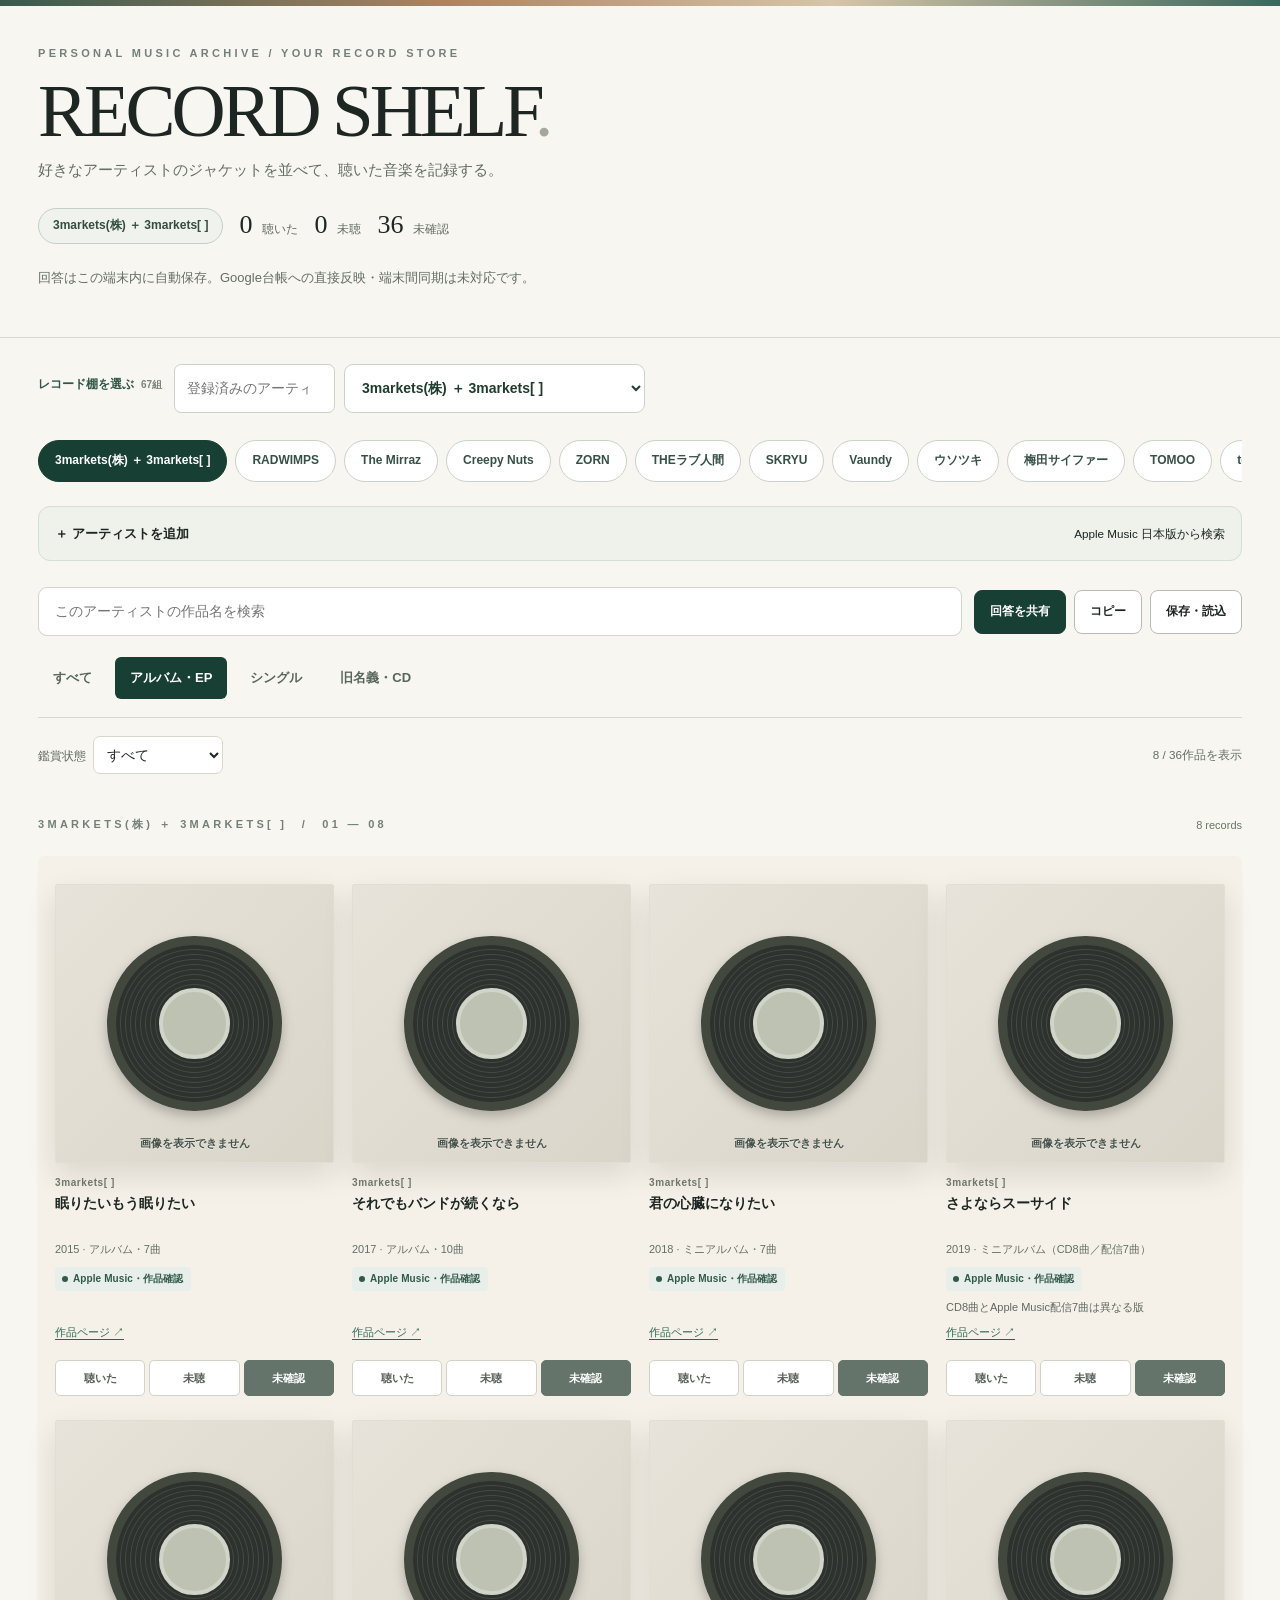
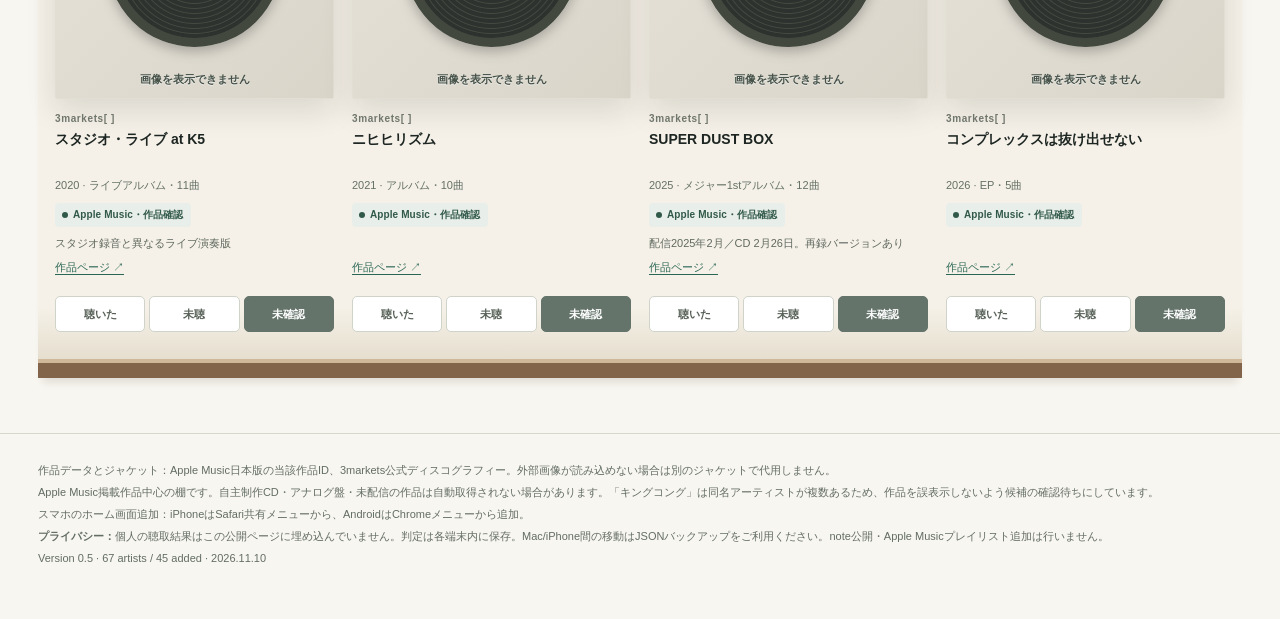
<file: public/record-shelf/index.html>
<!DOCTYPE html>
<html lang="ja"><head><meta charset="utf-8"><meta name="viewport" content="width=device-width, initial-scale=1">
<meta name="color-scheme" content="light"><meta name="theme-color" content="#173f34"><meta name="apple-mobile-web-app-capable" content="yes"><meta name="apple-mobile-web-app-status-bar-style" content="default"><meta name="apple-mobile-web-app-title" content="レコード棚"><meta name="robots" content="noindex,nofollow"><title>RECORD SHELF — 67組のアーティスト</title>
<style>
:root{--ink:#1d2622;--sub:#626d64;--paper:#f8f6f0;--card:#fffdf8;--line:#d9d7cc;--wood:#8c6b4a;--green:#173f34;--orange:#a85831;--shadow:0 12px 30px rgba(34,26,16,.12)}
*{box-sizing:border-box}html{scroll-behavior:smooth}body{margin:0;color:var(--ink);background:var(--paper);font:14px/1.65 -apple-system,BlinkMacSystemFont,"Hiragino Kaku Gothic ProN","Yu Gothic",sans-serif}
button,input,select{font:inherit}button{cursor:pointer}a{color:inherit}button:focus-visible,input:focus-visible,select:focus-visible,a:focus-visible{outline:3px solid #78b19b;outline-offset:3px}
.banner{height:6px;background:linear-gradient(90deg,#385a4d,#ad8462 35%,#d6c5a8 65%,#3c675c)}
.wrap{max-width:1260px;margin:0 auto;padding:0 28px}header{padding:40px 0 24px;border-bottom:1px solid var(--line)}
.eyebrow{font:650 11px/1.4 -apple-system,BlinkMacSystemFont,sans-serif;letter-spacing:.3em;text-transform:uppercase;color:#738078}
h1{font-family:Georgia,"Times New Roman",serif;font-size:clamp(42px,6vw,75px);font-weight:normal;letter-spacing:-.055em;line-height:1.07;margin:10px 0 6px}
.subline{font-size:15px;color:var(--sub);margin:4px 0 0}.statusmeta{display:flex;align-items:center;gap:16px;flex-wrap:wrap;margin-top:22px}
.pill{padding:7px 14px;border:1px solid #c5cec7;border-radius:99px;color:#344c42;background:#eff2ed;font-size:12px;font-weight:650}
.stat{display:flex;gap:10px;align-items:baseline}.stat b{font-size:26px;font-family:Georgia,serif;font-weight:normal}.stat span{font-size:12px;color:var(--sub)}
.description{margin:20px 0 24px;color:var(--sub);font-size:13px;max-width:750px}
.toolbar{display:grid;grid-template-columns:minmax(160px,1fr) auto;gap:12px;align-items:center;margin:26px 0 16px}
.search{width:100%;border:1px solid #d2d4cd;background:#fff;border-radius:9px;padding:12px 16px;color:var(--ink)}
.actions{display:flex;gap:8px;flex-wrap:wrap;justify-content:flex-end}.btn{border:1px solid #b7bdb4;background:#fff;border-radius:8px;padding:11px 15px;color:var(--ink);font-size:12px;font-weight:650;white-space:nowrap}.btn:hover{background:#eef1ed}.btn.primary{background:var(--green);color:#fff;border-color:var(--green)}.btn.primary:hover{background:#285b4b}
.tabs{display:flex;flex-wrap:wrap;gap:8px;padding:5px 0 18px;border-bottom:1px solid var(--line)}.tab{border:1px solid transparent;background:none;border-radius:6px;padding:9px 14px;color:#58655b;font-weight:600;font-size:13px}.tab.selected{background:var(--green);color:#fff}.tab:hover:not(.selected){background:#ebece5}
.filters{margin:18px 0 4px;display:flex;justify-content:space-between;gap:12px;flex-wrap:wrap;align-items:center}.filters label{font-size:12px;color:var(--sub);margin-right:7px}.filters select{min-width:130px;padding:9px;border:1px solid var(--line);border-radius:7px;background:#fff;color:var(--ink)}.filters small{color:var(--sub)}
#shelves{padding:10px 0 55px}.shelf{padding:28px 17px 31px;border-bottom:15px solid #816449;background:linear-gradient(#f5f1e8 95%,#e5ddcd);box-shadow:inset 0 -4px #cfb89a,0 9px 9px -5px rgba(40,25,10,.12);border-radius:6px 6px 0 0;margin-top:22px}
.grid{display:grid;grid-template-columns:repeat(4,minmax(0,1fr));gap:24px 18px}.record{min-width:0}.art{width:100%;aspect-ratio:1;display:grid;place-items:center;background:#ece8de;border:1px solid #e2ded3;box-shadow:var(--shadow);position:relative;overflow:hidden;border-radius:2px}.art img{width:100%;height:100%;object-fit:contain;display:block;background:#eeede6}
.art.unavailable{background:linear-gradient(135deg,#e7e3da,#d9d5c9)}.disc{width:63%;aspect-ratio:1;border-radius:50%;border:9px solid #42483e;background:repeating-radial-gradient(circle at center,#2d322e 0px,#2d322e 3px,#444941 4px,#272e2a 5px);display:grid;place-items:center;box-shadow:0 5px 12px #aaa7a0}
.disc::after{content:"";width:40%;height:40%;background:#bdc2b3;border-radius:50%;border:4px solid #d1d4c8}.missing{position:absolute;bottom:10px;left:0;right:0;text-align:center;color:#465248;font-weight:700;font-size:11px;text-shadow:0 1px #eee}
.artistline{font-size:10px;letter-spacing:.06em;color:#737a70;margin:12px 0 2px;font-weight:700}.name{font-weight:750;line-height:1.45;min-height:2.9em;overflow-wrap:anywhere;font-size:14px;margin:0 0 6px}.data{font-size:11px;color:#647065;min-height:1.8em}.note{font-size:11px;color:#60695f;margin:7px 0 0;min-height:2.2em}.source{display:inline-block;color:#2b6755;font-size:11px;max-width:100%;white-space:nowrap;overflow:hidden;text-overflow:ellipsis;text-decoration:underline;text-underline-offset:3px}
.streaming{display:inline-flex;gap:5px;align-items:center;max-width:100%;font-size:10px;letter-spacing:.01em;margin-top:7px;padding:4px 7px;border-radius:4px;background:#e8eee9;color:#315949;font-weight:700}.streaming.unknown{background:#efeee9;color:#787971}.streaming i{width:6px;height:6px;border-radius:50%;background:currentColor;display:inline-block}
.choose{display:grid;grid-template-columns:repeat(3,minmax(0,1fr));gap:4px;margin-top:12px}.choose button{border:1px solid #cfd3c9;background:#fff;border-radius:5px;padding:8px 2px;font-weight:700;font-size:11px;white-space:nowrap;color:#576057}.choose button:hover{border-color:#6c9d8b}.choose button[aria-pressed="true"][data-choice="heard"]{background:#215444;border-color:#215444;color:white}.choose button[aria-pressed="true"][data-choice="not"]{background:#9d5637;border-color:#9d5637;color:white}.choose button[aria-pressed="true"][data-choice="unknown"]{background:#64746b;border-color:#64746b;color:#fff}
.empty{padding:60px 20px;text-align:center;color:var(--sub);border:1px dashed #b4b7b0;border-radius:10px;margin:24px 0}
footer{border-top:1px solid var(--line);padding:25px 0 50px;color:var(--sub);font-size:11px;line-height:2}.floatmsg{position:fixed;bottom:25px;left:50%;transform:translateX(-50%);background:#163f33;color:white;padding:11px 18px;border-radius:8px;box-shadow:var(--shadow);font-size:12px;z-index:9;opacity:0;pointer-events:none;transition:opacity .2s}.floatmsg.show{opacity:1}
.modal{border:0;border-radius:12px;padding:24px;width:min(680px,94vw);box-shadow:0 30px 80px rgba(0,0,0,.3)}.modal::backdrop{background:#121e18ac}.modal textarea{width:100%;height:250px;line-height:1.6;border:1px solid #ddd;border-radius:8px;padding:13px;color:#26362c;resize:vertical}.modal h2{margin-top:0}.modal p{font-size:12px;color:var(--sub)}

.install-tip{display:flex;gap:6px;align-items:center;flex-wrap:wrap;padding:12px 15px;border-radius:8px;background:#e8eee8;border:1px solid #cfdcd1;margin-top:18px;color:#244b3d}
.install-tip strong{font-size:12px}.install-tip span{font-size:12px}
@media(max-width:900px){.grid{grid-template-columns:repeat(3,minmax(0,1fr))}}@media(max-width:700px){.install-tip{margin-top:12px}.actions .btn{font-size:12px;padding:9px}.toolbar{gap:12px}.wrap{padding:0 16px}header{padding:26px 0 22px}.toolbar{grid-template-columns:1fr}.actions{justify-content:flex-start}.grid{grid-template-columns:repeat(2,minmax(0,1fr));gap:22px 13px}.shelf{padding:14px 8px 23px;margin-top:15px}.choose button{font-size:10px;padding:8px 1px}.name{font-size:12px}.note{min-height:auto}.artistline{font-size:10px}.tabs{gap:3px}.tab{font-size:12px;padding:8px 9px}.stat b{font-size:22px}}
@media(prefers-reduced-motion:reduce){html{scroll-behavior:auto}*{transition:none!important}}

.artist-chooser{display:flex;align-items:center;gap:12px;margin-top:19px;flex-wrap:wrap}
.artist-chooser label{font-size:12px;font-weight:750;color:#315547;white-space:nowrap;display:flex;gap:7px;align-items:center}
.artist-chooser label small{font-size:10px;color:#7b847a;font-weight:600}
.artist-chooser select{border:1px solid #cad3c8;border-radius:9px;background:#fff;color:#203c30;padding:11px 13px;font-size:14px;min-height:46px;min-width:0;max-width:100%;width:min(470px,100%);font-weight:680}
@media(max-width:700px){.artist-chooser{align-items:stretch;gap:7px;margin-top:13px}.artist-chooser label{width:100%}.artist-chooser select{width:100%}.artist-bar{margin-top:9px!important}}
.artist-bar{display:flex;gap:8px;flex-wrap:nowrap;overflow-x:auto;padding:10px 0 14px;margin-top:17px;scrollbar-width:thin;-webkit-overflow-scrolling:touch}
.artist-pill{border:1px solid #cbd2c9;background:white;color:#365048;padding:10px 16px;border-radius:999px;white-space:nowrap;flex-shrink:0;font-size:12px;font-weight:750;min-height:42px}
.artist-pill.active{background:#173f34;color:white;border-color:#173f34}.artist-pill:hover:not(.active){background:#f1f4ee}
.artist-finder{background:#eff1eb;border:1px solid #d7ded3;border-radius:12px;padding:16px;margin:10px 0 16px}
.artist-finder-head{display:flex;justify-content:space-between;align-items:center;gap:8px}
.artist-finder-head strong{font-size:13px}.artist-finder-box{display:flex;gap:8px;margin-top:10px}
.artist-finder-box input{flex:1;min-width:0;background:white;border:1px solid #ced4ca;border-radius:7px;padding:12px}
.artist-results{display:grid;grid-template-columns:repeat(2,minmax(0,1fr));gap:8px;margin-top:10px}
.artist-result{background:white;border:1px solid #cbd5cb;border-radius:8px;text-align:left;padding:12px;min-height:49px;font-size:12px}
.artist-result:hover{border-color:#527b68;background:#f4f9f6}.artist-result small{display:block;color:#7a827b}
.alert{background:#fff4e7;border:1px solid #e1cfb1;border-radius:9px;color:#664b30;padding:11px 14px;font-size:12px;margin:15px 0}
.view-actions{display:flex;gap:10px;align-items:center;flex-wrap:wrap;justify-content:space-between;margin:17px 0}
#more{display:block;margin:12px auto 30px;padding:12px 40px}.hidden{display:none!important}
.grouphead{display:flex;align-items:center;gap:12px;justify-content:space-between;margin-top:28px}
.grouphead small{font-size:11px;color:#687466}
.tag-meta{font-size:10px;line-height:1.4;color:#52695a;margin-top:4px;font-weight:700}
.moretools{position:relative;display:inline-block}.moretools summary{cursor:pointer;list-style:none;display:list-item}.moretools summary::-webkit-details-marker{display:none}.moretools[open] summary{background:#e6eee7}.tools-menu{position:absolute;top:calc(100% + 5px);right:0;display:flex;gap:6px;padding:9px;background:white;border:1px solid #d2d9d1;border-radius:9px;box-shadow:0 10px 25px #0002;z-index:12;white-space:nowrap}
.artist-finder summary{cursor:pointer;list-style:none}.artist-finder summary::-webkit-details-marker{display:none}.artist-finder[open] summary{padding-bottom:4px}.install-tip{display:block}.install-tip summary{cursor:pointer;list-style:none}.install-tip summary::-webkit-details-marker{display:none}.install-tip span{display:block;margin-top:5px}
@media(max-width:700px){header{padding:16px 0 12px}h1{font-size:clamp(38px,9.5vw,54px);margin:4px 0 1px}.subline{font-size:12px}.statusmeta{margin-top:11px;gap:9px}.statusmeta .pill{padding:5px 11px;font-size:10px}.stat b{font-size:19px}.description{margin:7px 0 0;font-size:11px;line-height:1.4}.toolbar{margin:13px 0 9px}.filters{margin:10px 0 2px}.artist-finder{padding:12px;margin-top:8px}.artist-results{grid-template-columns:1fr}.artist-bar{margin:10px -16px 0;padding:10px 16px 13px}.artist-pill{padding:9px 12px}.artist-finder-box button{padding:9px 11px}.artist-finder-box input{padding:10px}.grouphead{margin-top:20px}.art{border-radius:3px}}

.artist-select-row{display:grid;grid-template-columns:minmax(160px,.8fr) minmax(0,1.5fr);gap:9px;margin-top:7px}.artist-select-row input{min-width:0;width:100%;padding:12px;border:1px solid #cbd2c9;border-radius:7px;background:#fff;color:#19372b;font:inherit}.artist-select-row select{width:100%;min-width:0}.artist-chooser small{font-size:11px}
@media(max-width:650px){.artist-select-row{grid-template-columns:1fr;gap:8px}.artist-select-row input{min-height:42px}.artist-select-row select{min-height:44px}}
</style></head>
<body><div class="banner"></div><header><div class="wrap">
<div class="eyebrow">PERSONAL MUSIC ARCHIVE / YOUR RECORD STORE</div>
<h1>RECORD SHELF<span style="color:#a2a89d">.</span></h1>
<p class="subline">好きなアーティストのジャケットを並べて、聴いた音楽を記録する。</p>
<div class="statusmeta"><span class="pill" id="artist-subtitle">3markets(株) ＋ 3markets[ ]</span><span class="stat"><b id="st-heard">0</b><span>聴いた</span></span><span class="stat"><b id="st-not">0</b><span>未聴</span></span><span class="stat"><b id="st-unknown">36</b><span>未確認</span></span></div>
<p class="description">回答はこの端末内に自動保存。Google台帳への直接反映・端末間同期は未対応です。</p>
</div></header><main class="wrap">
<div class="artist-chooser"><label for="artist-picker">レコード棚を選ぶ <small id="artist-count">67組</small></label><div class="artist-select-row"><input id="artist-quick-find" type="search" placeholder="登録済みのアーティストを検索" aria-label="登録済みアーティストを絞り込む" autocomplete="off"><select id="artist-picker" aria-label="アーティストを選択"></select></div></div>
<nav class="artist-bar" id="artist-bar" aria-label="アーティストを切り替え"></nav>
<details class="artist-finder" id="artist-finder">
 <summary class="artist-finder-head"><strong>＋ アーティストを追加</strong><small>Apple Music 日本版から検索</small></summary>
 <form class="artist-finder-box" id="artist-search-form"><input id="artist-query" type="search" placeholder="例：サカナクション、BUMP OF CHICKEN" maxlength="100" aria-label="追加するアーティスト名" autocomplete="off" required><button type="submit" class="btn primary" id="artist-search-btn">検索</button></form>
 <div id="artist-search-status" class="tag-meta" role="status"></div><div class="artist-results" id="artist-results"></div>
</details>
<div class="toolbar"><input id="search" class="search" placeholder="このアーティストの作品名を検索" aria-label="作品を検索" autocomplete="off">
 <div class="actions"><button class="btn primary" id="btn-share">回答を共有</button><button class="btn" id="btn-copy">コピー</button><details class="moretools"><summary class="btn">保存・読込</summary><div class="tools-menu"><button class="btn" id="btn-csv">CSV保存</button><button class="btn" id="btn-json">バックアップ</button><button class="btn" id="btn-import">読み込み</button></div></details><input id="import-json" type="file" accept=".json,application/json" hidden></div></div>
<nav id="tabs" class="tabs" aria-label="作品の種類"><button class="tab selected" data-tab="all">すべて</button><button class="tab" data-tab="albums">アルバム・EP</button><button class="tab" data-tab="singles">シングル</button><button class="tab" data-tab="old" id="oldtab">旧名義・CD</button></nav>

<div class="filters"><div><label for="filter">鑑賞状態</label><select id="filter"><option value="all">すべて</option><option value="heard">聴いた</option><option value="not">未聴</option><option value="unknown">未確認</option></select></div><small id="shown">36作品</small></div>
<div id="alert" class="alert hidden" role="status"></div>
<section id="shelves" aria-label="ジャケットを並べたレコード棚"></section>
<button type="button" id="more" class="btn hidden">さらに作品を表示</button>
</main><footer><div class="wrap">作品データとジャケット：Apple Music日本版の当該作品ID、3markets公式ディスコグラフィー。外部画像が読み込めない場合は別のジャケットで代用しません。<br>
Apple Music掲載作品中心の棚です。自主制作CD・アナログ盤・未配信の作品は自動取得されない場合があります。「キングコング」は同名アーティストが複数あるため、作品を誤表示しないよう候補の確認待ちにしています。<br>スマホのホーム画面追加：iPhoneはSafari共有メニューから、AndroidはChromeメニューから追加。<br>
<strong>プライバシー：</strong>個人の聴取結果はこの公開ページに埋め込んでいません。判定は各端末内に保存。Mac/iPhone間の移動はJSONバックアップをご利用ください。note公開・Apple Musicプレイリスト追加は行いません。<br>
Version 0.5 · 67 artists / 45 added · 2026.11.10</div></footer>
<div id="toast" class="floatmsg" role="status"></div><dialog class="modal" id="copy-dialog"><h2>鑑賞結果</h2><p>回答済みの作品をこのトークへ貼り付けてください。未確認の作品は含みません。</p><textarea id="copy-text" readonly></textarea><div class="actions"><button class="btn" id="select-all">全文選択</button><button class="btn primary" id="copy-now">コピー</button><button class="btn" id="close-dialog">閉じる</button></div></dialog>
<script>
'use strict';
const curated3m = [{"id":"k01","name":"フリーマーケット","year":2004,"group":"old","artist":"3markets(株)","type":"初期ミニアルバム","note":"初期作品。作品情報・ジャケット要照合。初期作品情報自体が再照合対象","confidence":"provisional","source":"https://3markets.jp/calendar/discography","cover":null,"coverSource":null,"stream":"unknown","key":"3m:k01","group2":"old","artSource":""},{"id":"k02","name":"上京ハブストーリー / タイタニック","year":2006,"group":"old","artist":"3markets(株)","type":"シングル","note":"初期CD、情報要照合。初期作品情報自体が再照合対象","confidence":"provisional","source":"https://3markets.jp/calendar/discography","cover":null,"coverSource":null,"stream":"unknown","key":"3m:k02","group2":"old","artSource":""},{"id":"k03","name":"さよなら、大嫌いな人。","year":2006,"group":"old","artist":"3markets(株)","type":"ミニアルバム","note":"初期作品情報自体が再照合対象","confidence":"provisional","source":"https://3markets.jp/calendar/discography","cover":null,"coverSource":null,"stream":"unknown","key":"3m:k03","group2":"old","artSource":""},{"id":"k04","name":"ぼくらはみんな死んでいる","year":2008,"group":"old","artist":"3markets(株)","type":"シングル","note":"初期作品情報自体が再照合対象","confidence":"provisional","source":"https://3markets.jp/calendar/discography","cover":null,"coverSource":null,"stream":"unknown","key":"3m:k04","group2":"old","artSource":""},{"id":"k05","name":"不幸の種","year":2008,"group":"old","artist":"3markets(株)","type":"アルバム・8曲","note":"CD・ジャケット未照合、配信未確認","confidence":"confirmed","source":"https://www.oricon.co.jp/","cover":null,"coverSource":null,"stream":"unknown","key":"3m:k05","group2":"old","artSource":""},{"id":"k06","name":"着信ナシ call.1","year":2010,"group":"old","artist":"3markets(株)","type":"CD・3曲","note":"初期作品情報自体が再照合対象","confidence":"provisional","source":"https://3markets.jp/calendar/discography","cover":null,"coverSource":null,"stream":"unknown","key":"3m:k06","group2":"old","artSource":""},{"id":"k07","name":"着信ナシ call.2","year":2010,"group":"old","artist":"3markets(株)","type":"CD・3曲","note":"初期作品情報自体が再照合対象","confidence":"provisional","source":"https://3markets.jp/calendar/discography","cover":null,"coverSource":null,"stream":"unknown","key":"3m:k07","group2":"old","artSource":""},{"id":"k08","name":"着信ナシ call.3","year":2010,"group":"old","artist":"3markets(株)","type":"CD・3曲","note":"初期作品情報自体が再照合対象","confidence":"provisional","source":"https://3markets.jp/calendar/discography","cover":null,"coverSource":null,"stream":"unknown","key":"3m:k08","group2":"old","artSource":""},{"id":"k09","name":"それでもボクは暗くない","year":2011,"group":"old","artist":"3markets(株)","type":"EP・5曲＋CDボーナス","note":"Apple Music配信5曲。CDボーナスとは区別","confidence":"confirmed","source":"https://music.apple.com/jp/album/661531618","cover":"https://is1-ssl.mzstatic.com/image/thumb/Music118/v4/1e/07/3e/1e073e06-de50-e7ee-e79f-221623e2fcea/4538182313299_cov.jpg/600x600bb.jpg","coverSource":"Apple Music JP・作品ID 661531618","appleURL":"https://music.apple.com/jp/album/661531618","stream":"apple","key":"3m:k09","group2":"old","artSource":"Apple Music JP・作品ID 661531618"},{"id":"k10","name":"売れないバンドマン","year":2012,"group":"old","artist":"3markets(株)","type":"シングル・3曲","note":"Apple Music上では2013年リリース表示","confidence":"confirmed","source":"https://music.apple.com/jp/album/661555869","cover":"https://is1-ssl.mzstatic.com/image/thumb/Music118/v4/63/ad/12/63ad12a7-b8b7-b3d8-3208-44210bbe22a2/4538182313329_cov.jpg/600x600bb.jpg","coverSource":"Apple Music JP・作品ID 661555869","appleURL":"https://music.apple.com/jp/album/661555869","stream":"apple","key":"3m:k10","group2":"old","artSource":"Apple Music JP・作品ID 661555869"},{"id":"k11","name":"何も聞こえない","year":2012,"group":"old","artist":"3markets(株)","type":"アルバム・12曲","note":"Apple Musicは2013年配信表示／CD2012年","confidence":"confirmed","source":"https://music.apple.com/jp/album/661532819","cover":"https://is1-ssl.mzstatic.com/image/thumb/Music125/v4/7a/0f/fc/7a0ffca6-98a8-4a8e-68c4-1b84fabe6eba/4538182313350_cov.jpg/600x600bb.jpg","coverSource":"Apple Music JP・作品ID 661532819","appleURL":"https://music.apple.com/jp/album/661532819","stream":"apple","key":"3m:k11","group2":"old","artSource":"Apple Music JP・作品ID 661532819"},{"id":"k12","name":"アパート","year":2014,"group":"old","artist":"3markets(株)","type":"ミニアルバム","note":"旧名義最終期・CD。Apple Musicで当該版未確認","confidence":"confirmed","source":"https://3markets.jp/calendar/discography","cover":null,"coverSource":null,"stream":"unknown","key":"3m:k12","group2":"old","artSource":""},{"id":"a01","name":"眠りたいもう眠りたい","year":2015,"group":"albums","artist":"3markets[ ]","type":"アルバム・7曲","note":"","confidence":"confirmed","source":"https://music.apple.com/jp/album/1575334972","cover":"https://is1-ssl.mzstatic.com/image/thumb/Music115/v4/7b/29/ee/7b29ee20-6660-244a-dc08-10e7db7b3a7b/4571483867498.jpg/600x600bb.jpg","coverSource":"Apple Music JP・作品ID 1575334972","appleURL":"https://music.apple.com/jp/album/1575334972","stream":"apple","key":"3m:a01","group2":"albums","artSource":"Apple Music JP・作品ID 1575334972"},{"id":"a02","name":"それでもバンドが続くなら","year":2017,"group":"albums","artist":"3markets[ ]","type":"アルバム・10曲","note":"","confidence":"confirmed","source":"https://music.apple.com/jp/album/1810390188","cover":"https://is1-ssl.mzstatic.com/image/thumb/Music221/v4/5e/52/55/5e525506-6717-4b1d-d585-3bfbd814e022/4522197128047.png/600x600bb.jpg","coverSource":"Apple Music JP・作品ID 1810390188","appleURL":"https://music.apple.com/jp/album/1810390188","stream":"apple","key":"3m:a02","group2":"albums","artSource":"Apple Music JP・作品ID 1810390188"},{"id":"a03","name":"君の心臓になりたい","year":2018,"group":"albums","artist":"3markets[ ]","type":"ミニアルバム・7曲","note":"","confidence":"confirmed","source":"https://music.apple.com/jp/album/1810389920","cover":"https://is1-ssl.mzstatic.com/image/thumb/Music211/v4/8d/49/d3/8d49d337-29f3-4bc9-d6e6-fecbf3661c74/4522197130279.png/600x600bb.jpg","coverSource":"Apple Music JP・作品ID 1810389920","appleURL":"https://music.apple.com/jp/album/1810389920","stream":"apple","key":"3m:a03","group2":"albums","artSource":"Apple Music JP・作品ID 1810389920"},{"id":"a04","name":"さよならスーサイド","year":2019,"group":"albums","artist":"3markets[ ]","type":"ミニアルバム（CD8曲／配信7曲）","note":"CD8曲とApple Music配信7曲は異なる版","confidence":"confirmed","source":"https://music.apple.com/jp/album/1575340968","cover":"https://is1-ssl.mzstatic.com/image/thumb/Music115/v4/43/53/97/435397d6-26ee-7a85-71d8-e1fe39ac6d37/4580529539466.jpg/600x600bb.jpg","coverSource":"Apple Music JP・作品ID 1575340968","appleURL":"https://music.apple.com/jp/album/1575340968","stream":"apple","key":"3m:a04","group2":"albums","artSource":"Apple Music JP・作品ID 1575340968"},{"id":"a05","name":"スタジオ・ライブ at K5","year":2020,"group":"albums","artist":"3markets[ ]","type":"ライブアルバム・11曲","note":"スタジオ録音と異なるライブ演奏版","confidence":"confirmed","source":"https://music.apple.com/jp/album/1576225690","cover":"https://is1-ssl.mzstatic.com/image/thumb/Music115/v4/70/d9/ec/70d9ecb9-f23d-1b34-3d56-341357c0d392/4580529538766.jpg/600x600bb.jpg","coverSource":"Apple Music JP・作品ID 1576225690","appleURL":"https://music.apple.com/jp/album/1576225690","stream":"apple","key":"3m:a05","group2":"albums","artSource":"Apple Music JP・作品ID 1576225690"},{"id":"a06","name":"ニヒヒリズム","year":2021,"group":"albums","artist":"3markets[ ]","type":"アルバム・10曲","note":"","confidence":"confirmed","source":"https://music.apple.com/jp/album/1576227741","cover":"https://is1-ssl.mzstatic.com/image/thumb/Music211/v4/f4/b6/91/f4b691fe-94c0-e237-b7dd-7fb7303544b2/4580529537127.jpg/600x600bb.jpg","coverSource":"Apple Music JP・作品ID 1576227741","appleURL":"https://music.apple.com/jp/album/1576227741","stream":"apple","key":"3m:a06","group2":"albums","artSource":"Apple Music JP・作品ID 1576227741"},{"id":"a07","name":"SUPER DUST BOX","year":2025,"group":"albums","artist":"3markets[ ]","type":"メジャー1stアルバム・12曲","note":"配信2025年2月／CD 2月26日。再録バージョンあり","confidence":"confirmed","source":"https://music.apple.com/jp/album/1791914611","cover":"https://is1-ssl.mzstatic.com/image/thumb/Music221/v4/c6/da/94/c6da9447-44bb-0d9e-07d5-6ade7ae0406f/ANTCD-A0000015767.jpg/600x600bb.jpg","coverSource":"Apple Music JP・作品ID 1791914611","appleURL":"https://music.apple.com/jp/album/1791914611","stream":"apple","key":"3m:a07","group2":"albums","artSource":"Apple Music JP・作品ID 1791914611"},{"id":"a08","name":"コンプレックスは抜け出せない","year":2026,"group":"albums","artist":"3markets[ ]","type":"EP・5曲","note":"","confidence":"confirmed","source":"https://music.apple.com/jp/album/1861425691","cover":"https://is1-ssl.mzstatic.com/image/thumb/Music211/v4/c9/9c/10/c99c100d-4062-5b0a-0b87-b3e78127be97/ANTCD-A0000018954.jpg/600x600bb.jpg","coverSource":"Apple Music JP・作品ID 1861425691","appleURL":"https://music.apple.com/jp/album/1861425691","stream":"apple","key":"3m:a08","group2":"albums","artSource":"Apple Music JP・作品ID 1861425691"},{"id":"s01","name":"はやいふつうおそい","year":2014,"group":"singles","artist":"3markets[ ]","type":"CDシングル","note":"改名直後・情報要照合","confidence":"provisional","source":"https://3markets.jp/calendar/discography","cover":null,"coverSource":null,"stream":"unknown","key":"3m:s01","group2":"singles","artSource":""},{"id":"s02","name":"バースデイ","year":2016,"group":"singles","artist":"3markets[ ]","type":"CDシングル","note":"","confidence":"provisional","source":"https://3markets.jp/calendar/discography","cover":null,"coverSource":null,"stream":"unknown","key":"3m:s02","group2":"singles","artSource":""},{"id":"s03","name":"バンドマンと彼女","year":2017,"group":"singles","artist":"3markets[ ]","type":"CDシングル・4曲","note":"公式CDジャケットあり。アルバム曲と重複","confidence":"confirmed","source":"https://3markets.jp/calendar/discography","cover":"https://3markets.jp/wp-content/uploads/bandmangirl_jk.jpg","coverSource":"3markets公式ディスコグラフィー CDジャケット","stream":"unknown","key":"3m:s03","group2":"singles","artSource":"3markets公式ディスコグラフィー CDジャケット"},{"id":"s04","name":"社会のゴミカザマタカフミ","year":2019,"group":"singles","artist":"3markets[ ]","type":"配信シングル","note":"『さよならスーサイド』等と関連音源","confidence":"confirmed","source":"https://music.apple.com/jp/album/1810389853","cover":"https://is1-ssl.mzstatic.com/image/thumb/Music211/v4/0e/a9/7f/0ea97f37-094b-f2d4-f2e5-44bb88ad5f7d/4582417950940.png/600x600bb.jpg","coverSource":"Apple Music JP・作品ID 1810389853","appleURL":"https://music.apple.com/jp/album/1810389853","stream":"apple","key":"3m:s04","group2":"singles","artSource":"Apple Music JP・作品ID 1810389853"},{"id":"s05","name":"最愛(モアイ)","year":2021,"group":"singles","artist":"3markets[ ]","type":"配信シングル","note":"","confidence":"confirmed","source":"https://music.apple.com/jp/album/1591286352","cover":"https://is1-ssl.mzstatic.com/image/thumb/Music115/v4/95/7e/5a/957e5a15-c22a-d5f9-eb6e-1cbe9b6d21d7/4580529536946.jpg/600x600bb.jpg","coverSource":"Apple Music JP・作品ID 1591286352","appleURL":"https://music.apple.com/jp/album/1591286352","stream":"apple","key":"3m:s05","group2":"singles","artSource":"Apple Music JP・作品ID 1591286352"},{"id":"s06","name":"東京でのすごしかた","year":2022,"group":"singles","artist":"3markets[ ]","type":"配信3曲入り","note":"","confidence":"confirmed","source":"https://music.apple.com/jp/album/1650586520","cover":"https://is1-ssl.mzstatic.com/image/thumb/Music122/v4/d7/4b/16/d74b169f-98cd-1849-a03b-357496fbe5c5/4580529534317.jpg/600x600bb.jpg","coverSource":"Apple Music JP・作品ID 1650586520","appleURL":"https://music.apple.com/jp/album/1650586520","stream":"apple","key":"3m:s06","group2":"singles","artSource":"Apple Music JP・作品ID 1650586520"},{"id":"s07","name":"カニ大好き","year":2023,"group":"singles","artist":"3markets[ ]","type":"配信シングル","note":"","confidence":"confirmed","source":"https://music.apple.com/jp/album/1710377670","cover":"https://is1-ssl.mzstatic.com/image/thumb/Music116/v4/fa/2e/92/fa2e9284-2153-0116-df37-55495395b661/4580529532856.jpg/600x600bb.jpg","coverSource":"Apple Music JP・作品ID 1710377670","appleURL":"https://music.apple.com/jp/album/1710377670","stream":"apple","key":"3m:s07","group2":"singles","artSource":"Apple Music JP・作品ID 1710377670"},{"id":"s08","name":"ね。","year":2023,"group":"singles","artist":"3markets[ ]","type":"配信シングル","note":"『SUPER DUST BOX』にも収録","confidence":"confirmed","source":"https://music.apple.com/jp/album/1712081336","cover":"https://is1-ssl.mzstatic.com/image/thumb/Music116/v4/6e/8c/23/6e8c2387-1c32-d2eb-ae74-d09f04ec74b3/4580529532924.jpg/600x600bb.jpg","coverSource":"Apple Music JP・作品ID 1712081336","appleURL":"https://music.apple.com/jp/album/1712081336","stream":"apple","key":"3m:s08","group2":"singles","artSource":"Apple Music JP・作品ID 1712081336"},{"id":"s09","name":"暇","year":2023,"group":"singles","artist":"3markets[ ]","type":"配信シングル","note":"","confidence":"confirmed","source":"https://music.apple.com/jp/album/1713488487","cover":"https://is1-ssl.mzstatic.com/image/thumb/Music116/v4/e9/2c/60/e92c609a-43b5-57e7-4b12-17c836d6d32c/4580529532986.jpg/600x600bb.jpg","coverSource":"Apple Music JP・作品ID 1713488487","appleURL":"https://music.apple.com/jp/album/1713488487","stream":"apple","key":"3m:s09","group2":"singles","artSource":"Apple Music JP・作品ID 1713488487"},{"id":"s10","name":"来世で遊ぼう","year":2023,"group":"singles","artist":"3markets[ ]","type":"配信シングル","note":"","confidence":"confirmed","source":"https://music.apple.com/jp/album/1717734269","cover":"https://is1-ssl.mzstatic.com/image/thumb/Music116/v4/16/7c/3a/167c3ac6-5a23-06e1-92ea-5b6df151478c/4580529533631.jpg/600x600bb.jpg","coverSource":"Apple Music JP・作品ID 1717734269","appleURL":"https://music.apple.com/jp/album/1717734269","stream":"apple","key":"3m:s10","group2":"singles","artSource":"Apple Music JP・作品ID 1717734269"},{"id":"s11","name":"白紙","year":2024,"group":"singles","artist":"3markets[ ]","type":"配信シングル","note":"","confidence":"confirmed","source":"https://music.apple.com/jp/album/1776531793","cover":"https://is1-ssl.mzstatic.com/image/thumb/Music221/v4/18/11/be/1811be6a-5194-a35d-d9c8-55cfa7ad3ccc/ANTCD-A0000015101.jpg/600x600bb.jpg","coverSource":"Apple Music JP・作品ID 1776531793","appleURL":"https://music.apple.com/jp/album/1776531793","stream":"apple","key":"3m:s11","group2":"singles","artSource":"Apple Music JP・作品ID 1776531793"},{"id":"s12","name":"INTJINTPENTJENTPINFJENFJINFPENFPISTJISFJESTJESFJESTPISTPISFPESFP","year":2024,"group":"singles","artist":"3markets[ ]","type":"配信シングル","note":"","confidence":"confirmed","source":"https://music.apple.com/jp/album/1777907325","cover":"https://is1-ssl.mzstatic.com/image/thumb/Music211/v4/33/2f/99/332f9905-b929-80cc-d3f7-c1a4b31c0647/bigup13946996.jpg/600x600bb.jpg","coverSource":"Apple Music JP・作品ID 1777907325","appleURL":"https://music.apple.com/jp/album/1777907325","stream":"apple","key":"3m:s12","group2":"singles","artSource":"Apple Music JP・作品ID 1777907325"},{"id":"s13","name":"ムリ(笑)","year":2024,"group":"singles","artist":"3markets[ ]","type":"配信シングル","note":"","confidence":"confirmed","source":"https://music.apple.com/jp/album/1781590821","cover":"https://is1-ssl.mzstatic.com/image/thumb/Music221/v4/ef/f8/e3/eff8e356-a094-03ca-3f3a-2fafb7202de1/ANTCD-A0000015321.jpg/600x600bb.jpg","coverSource":"Apple Music JP・作品ID 1781590821","appleURL":"https://music.apple.com/jp/album/1781590821","stream":"apple","key":"3m:s13","group2":"singles","artSource":"Apple Music JP・作品ID 1781590821"},{"id":"s14","name":"天職","year":2025,"group":"singles","artist":"3markets[ ]","type":"配信シングル","note":"","confidence":"confirmed","source":"https://music.apple.com/jp/album/1825326849","cover":"https://is1-ssl.mzstatic.com/image/thumb/Music221/v4/83/79/ca/8379caa2-9c30-d945-903a-97b4646acb59/ANTCD-A0000017370.jpg/600x600bb.jpg","coverSource":"Apple Music JP・作品ID 1825326849","appleURL":"https://music.apple.com/jp/album/1825326849","stream":"apple","key":"3m:s14","group2":"singles","artSource":"Apple Music JP・作品ID 1825326849"},{"id":"s15","name":"でもでもだってちゃん","year":2026,"group":"singles","artist":"3markets[ ]","type":"配信シングル","note":"","confidence":"confirmed","source":"https://music.apple.com/jp/album/6786132122","cover":"https://is1-ssl.mzstatic.com/image/thumb/Music221/v4/dd/b8/f6/ddb8f678-70cd-1d67-4c2b-d5a47324bb46/ANTCD-A0000020434.jpg/600x600bb.jpg","coverSource":"Apple Music JP・作品ID 6786132122","appleURL":"https://music.apple.com/jp/album/6786132122","stream":"apple","key":"3m:s15","group2":"singles","artSource":"Apple Music JP・作品ID 6786132122"},{"id":"s16","name":"会話免許証","year":2026,"group":"singles","artist":"3markets[ ]","type":"配信シングル","note":"","confidence":"confirmed","source":"https://music.apple.com/jp/album/6819601522","cover":"https://is1-ssl.mzstatic.com/image/thumb/Music221/v4/a0/46/c2/a046c271-b914-85f1-7ece-75fce091ea9e/ANTCD-A0000021386.jpg/600x600bb.jpg","coverSource":"Apple Music JP・作品ID 6819601522","appleURL":"https://music.apple.com/jp/album/6819601522","stream":"apple","key":"3m:s16","group2":"singles","artSource":"Apple Music JP・作品ID 6819601522"}];
const defaultArtists=[{"id":"3markets","name":"3markets(株) ＋ 3markets[ ]","kind":"curated"},{"id":"91160335","name":"RADWIMPS","kind":"itunes"},{"id":"297695929","name":"The Mirraz","kind":"itunes"},{"id":"678140651","name":"Creepy Nuts","kind":"itunes"},{"id":"866084351","name":"ZORN","kind":"itunes"},{"id":"442686128","name":"THEラブ人間","kind":"itunes"},{"id":"1479292255","name":"SKRYU","kind":"itunes"},{"id":"1487570516","name":"Vaundy","kind":"itunes"},{"id":"880485158","name":"ウソツキ","kind":"itunes"},{"id":"1513906008","name":"梅田サイファー","kind":"itunes"},{"id":"1317217947","name":"TOMOO","kind":"itunes"},{"id":"305391189","name":"tofubeats","kind":"itunes"},{"id":"1459739747","name":"This is LAST","kind":"itunes"},{"id":"1270470566","name":"teto","kind":"itunes"},{"id":"1041632537","name":"Tempalay","kind":"itunes"},{"id":"967285054","name":"tella","kind":"itunes"},{"id":"1605513087","name":"Tele","kind":"itunes"},{"id":"881335133","name":"T/ssue","kind":"itunes"},{"id":"139338502","name":"Sweet William","kind":"itunes"},{"id":"207340886","name":"SUPER BEAVER","kind":"itunes"},{"id":"1301722975","name":"SUNNY CAR WASH","kind":"itunes"},{"id":"586120102","name":"sumika","kind":"itunes"},{"id":"991663287","name":"アイナ・ジ・エンド","kind":"itunes"},{"id":"554558398","name":"愛はズボーン","kind":"itunes"},{"id":"1165017710","name":"あいみょん","kind":"itunes"},{"id":"548185047","name":"嵐","kind":"itunes"},{"id":"1557605731","name":"アンと私","kind":"itunes"},{"id":"266684978","name":"韻踏合組合","kind":"itunes"},{"id":"201070110","name":"韻シスト","kind":"itunes"},{"id":"161387840","name":"韻マン","kind":"itunes"},{"id":"18756224","name":"宇多田ヒカル","kind":"itunes"},{"id":"201607388","name":"打首獄門同好会","kind":"itunes"},{"id":"74588433","name":"ウルフルズ","kind":"itunes"},{"id":"1460231799","name":"瑛人","kind":"itunes"},{"id":"1179928265","name":"おいしくるメロンパン","kind":"itunes"},{"id":"908870855","name":"オーイシマサヨシ","kind":"itunes"},{"id":"1390462281","name":"大橋ちっぽけ","kind":"itunes"},{"id":"74076479","name":"大塚 愛","kind":"itunes"},{"id":"1109944129","name":"岡崎体育","kind":"itunes"},{"id":"1508347201","name":"オレンジスパイニクラブ","kind":"itunes"},{"id":"80364012","name":"餓鬼レンジャー","kind":"itunes"},{"id":"796317383","name":"かしわ","kind":"itunes"},{"id":"867397538","name":"カネコアヤノ","kind":"itunes"},{"id":"1527736581","name":"カネヨリマサル","kind":"itunes"},{"id":"655515973","name":"カフカ","kind":"itunes"},{"id":"1891615757","name":"果歩（現・葉野かほ）","kind":"itunes"},{"id":"1220065966","name":"神様、僕は気づいてしまった","kind":"itunes"},{"id":"1404786529","name":"川崎鷹也","kind":"itunes"},{"id":"894457964","name":"漢 a.k.a. GAMI","kind":"itunes"},{"id":"1042330961","name":"感覚ピエロ","kind":"itunes"},{"id":"1275812180","name":"キイチビール&ザ・ホーリーティッツ","kind":"itunes"},{"id":"465048055","name":"黄猿","kind":"itunes"},{"id":"74577981","name":"氣志團","kind":"itunes"},{"id":"1289607378","name":"キタニタツヤ","kind":"itunes"},{"id":"74490738","name":"KICK THE CAN CREW","kind":"itunes"},{"id":"521644940","name":"きのこ帝国","kind":"itunes"},{"id":"530074314","name":"キュウソネコカミ","kind":"itunes"},{"id":"153780597","name":"キング・ギドラ","kind":"itunes"},{"id":"pending:kingkong","name":"キングコング（確認待ち）","kind":"pending"},{"id":"160102316","name":"銀杏BOYZ","kind":"itunes"},{"id":"605730722","name":"句潤","kind":"itunes"},{"id":"390354567","name":"グッドモーニングアメリカ","kind":"itunes"},{"id":"910030730","name":"グッバイフジヤマ","kind":"itunes"},{"id":"1456829139","name":"クボタカイ","kind":"itunes"},{"id":"955374033","name":"クマムシ","kind":"itunes"},{"id":"105025123","name":"くるり","kind":"itunes"},{"id":"605177432","name":"ゲスの極み乙女","kind":"itunes"}];
const extraCatalog={
 '91160335':[
  ['もしも',2003,'自主制作限定シングル','初期CD。Apple Musicの同商品版は未確認'],
  ['祈跡',2004,'CDシングル','初期CD。Apple Musicの同商品版は未確認'],
  ['へっくしゅん / 愛し',2005,'CDシングル','当時のCD商品版はApple Music未確認'],
  ['記号として / ‘I’ Novel（アナログ盤）',2015,'アナログ盤','CD版と収録曲が共通でも媒体は別']
 ],
 '297695929':[
  ['NEW ROCK E.P.',2007,'スプリットEP','Veni Vidi Viciousとのスプリット盤'],
  ['be buried alive',2010,'CDアルバム','全国流通CD盤。Apple Music版未確認']
 ],
 '678140651':[
  ['LEGION（アナログ盤）',2026,'2枚組LP','2025年の通常配信盤とは異なる媒体']
 ]
};
const keySelection='record-shelf:multi:v1';const keyArtists='record-shelf:artists:v1';const keyCache='record-shelf:catalog-cache:v1';const keyCurrent='record-shelf:current-artist:v1';
const initialIds=new Set(defaultArtists.map(a=>a.id));
const el=id=>document.getElementById(id),clean=s=>String(s??'').replaceAll('&','&amp;').replaceAll('<','&lt;').replaceAll('>','&gt;').replaceAll('"','&quot;').replaceAll("'",'&#39;');
const labels={heard:'聴いた',not:'未聴',unknown:'未確認'};
let savedSelection={},favorites=[],cache={},currentArtist='3markets',currentTab='albums',currentFilter='all',query='',visibleLimit=24;
try{const last=localStorage.getItem(keyCurrent);if(last&&defaultArtists.some(a=>a.id===last))currentArtist=last}catch{}
try{const x=JSON.parse(localStorage.getItem(keySelection)||'{}');if(x&&typeof x==='object'&&!Array.isArray(x))savedSelection=x}catch{}
try{const x=JSON.parse(localStorage.getItem(keyArtists)||'[]');if(Array.isArray(x))favorites=x.filter(y=>y&&/^\d+$/.test(String(y.id))&&typeof y.name==='string').slice(0,40)}catch{}
try{const x=JSON.parse(localStorage.getItem(keyCache)||'{}');if(x&&typeof x==='object'&&!Array.isArray(x))cache=x}catch{}
try{const last=localStorage.getItem(keyCurrent);if(last&&[...defaultArtists,...favorites].some(a=>a.id===last))currentArtist=last}catch{}
// Carry over the old 3markets-only choices on the same device. No data is sent to any server.
try{const old=JSON.parse(localStorage.getItem('record-shelf:3markets:v01')||'{}');for(const [id,state] of Object.entries(old)){if(['heard','not'].includes(state)&&!savedSelection['3m:'+id])savedSelection['3m:'+id]=state}}catch{}
function persist(){try{localStorage.setItem(keySelection,JSON.stringify(savedSelection));localStorage.setItem(keyArtists,JSON.stringify(favorites));}catch{toast('端末へ保存できません。バックアップをご利用ください')}}
function persistCache(){try{localStorage.setItem(keyCache,JSON.stringify(cache))}catch{}}
function toast(message){const x=el('toast');x.textContent=message;x.classList.add('show');clearTimeout(toast.t);toast.t=setTimeout(()=>x.classList.remove('show'),2600)}
function alertMsg(message){const x=el('alert');x.textContent=message;x.classList.toggle('hidden',!message)}
function artists(){return [...defaultArtists,...favorites.filter(x=>!initialIds.has(x.id))]}
function selectedArtist(){return artists().find(x=>x.id===currentArtist)||defaultArtists[0]}
function makeArt(url){return url?String(url).replace(/\/100x100bb\.jpg(?:\?.*)?$/,'/600x600bb.jpg'):null}
function buildItunes(id,data){const out=[],unique=new Set();for(const item of data.results||[]){if(item.wrapperType!=='collection'||!item.collectionId||unique.has(String(item.collectionId)))continue; if(item.releaseDate && item.releaseDate.slice(0,10)>'2026-11-10')continue;unique.add(String(item.collectionId));const name=item.collectionName||'作品名未確認',num=Number(item.trackCount)||0;const short=/\b(?:Single|EP)\s*$/i.test(name)||num<=3;
 out.push({key:'am:'+id+':'+item.collectionId,id:'am:'+id+':'+item.collectionId,name,year:Number((item.releaseDate||'').slice(0,4))||0,group2:short?'singles':'albums',artist:item.artistName||selectedArtist().name,type:(/\bEP\s*$/i.test(name)?'EP':short?'シングル':'アルバム')+(num?'・'+num+'曲':''),note:'Apple Music日本版の商品情報',confidence:'confirmed',source:item.collectionViewUrl||('https://music.apple.com/jp/album/'+item.collectionId),cover:makeArt(item.artworkUrl100),appleURL:item.collectionViewUrl,stream:'apple',albumId:String(item.collectionId)})}
 out.sort((a,b)=>a.year-b.year||a.name.localeCompare(b.name,'ja'));return out;}
function customExtra(id){return (extraCatalog[id]||[]).map((r,i)=>({key:'extra:'+id+':'+i,id:'extra:'+id+':'+i,name:r[0],year:r[1],artist:artists().find(x=>x.id===id)?.name||'',group2:'old',type:r[2],note:r[3],stream:'unknown',source:id==='91160335'?'https://radwimps.jp/music/single/':id==='297695929'?'https://the-mirraz.com/?cat=4':'https://www.sonymusic.co.jp/artist/creepynuts/discography/',cover:null}))}
function works(){return currentArtist==='3markets'?curated3m:((cache[currentArtist]||[]).concat(customExtra(currentArtist)))}
function stateOf(key){return savedSelection[key]||'unknown'}
function summary(){let c={heard:0,not:0,unknown:0};for(const w of works())c[stateOf(w.key)]++;el('st-heard').textContent=c.heard;el('st-not').textContent=c.not;el('st-unknown').textContent=c.unknown;el('artist-subtitle').textContent=selectedArtist().name;}
function makeArtistBar(){const all=artists(),bar=el('artist-bar'),keep=bar.scrollLeft,picker=el('artist-picker');
 const term=(el('artist-quick-find')?.value||'').trim().toLocaleLowerCase('ja');
 const found=term?all.filter(a=>a.name.toLocaleLowerCase('ja').includes(term)):all;
 const oldList=picker.dataset.signature||'',signature=found.map(a=>a.id+':'+a.name).join('|');
 if(oldList!==signature){picker.innerHTML=found.length?found.map(a=>'<option value="'+clean(a.id)+'">'+clean(a.name)+'</option>').join(''):'<option value="">該当するアーティストはありません</option>';picker.dataset.signature=signature}
 if(found.some(a=>a.id===currentArtist))picker.value=currentArtist;else picker.selectedIndex=-1;
 el('artist-count').textContent=all.length+'組';
 bar.innerHTML=found.map(a=>'<button class="artist-pill'+(a.id===currentArtist?' active':'')+'" data-artist="'+clean(a.id)+'" type="button" aria-pressed="'+(a.id===currentArtist)+'">'+clean(a.name)+'</button>').join('');bar.scrollLeft=term?0:keep}

function img(w){if(!w.cover)return '<div class="art unavailable"><div class="disc"></div><span class="missing">ジャケット未確認</span></div>';
return '<div class="art"><img loading="lazy" src="'+clean(w.cover)+'" alt="'+clean(w.name)+' のジャケット" onerror="this.parentElement.classList.add(\'unavailable\');this.parentElement.innerHTML=\'<div class=&quot;disc&quot;></div><span class=&quot;missing&quot;>画像を表示できません</span>\'"></div>'}
function card(w){const s=stateOf(w.key),link=w.source||w.appleURL||'#';return '<article class="record">'+img(w)+'<div class="artistline">'+clean(w.artist)+'</div><div class="name">'+clean(w.name)+'</div><div class="data">'+w.year+' · '+clean(w.type)+'</div>'+
 (w.stream==='apple'?'<span class="streaming"><i></i>Apple Music・作品確認</span>':'<span class="streaming unknown"><i></i>同商品版の配信未確認</span>')+'<div class="note">'+clean(w.note||'')+'</div><a class="source" href="'+clean(link)+'" target="_blank" rel="noopener noreferrer">作品ページ ↗</a><div class="choose" role="group" aria-label="'+clean(w.name)+' の鑑賞判定">'+[['heard','聴いた'],['not','未聴'],['unknown','未確認']].map(([v,label])=>'<button type="button" data-key="'+clean(w.key)+'" data-choice="'+v+'" aria-pressed="'+(s===v)+'">'+label+'</button>').join('')+'</div></article>'}
function render(){makeArtistBar();summary();document.querySelectorAll('.tab').forEach(b=>{b.classList.toggle('selected',b.dataset.tab===currentTab);b.setAttribute('aria-pressed',String(b.dataset.tab===currentTab))});el('oldtab').classList.toggle('hidden',currentArtist!=='3markets'&&!extraCatalog[currentArtist]);
 const list=works(),q=query.toLowerCase();const all=list.filter(w=>(currentTab==='all'||w.group2===currentTab)&&(currentFilter==='all'||stateOf(w.key)===currentFilter)&&(w.name.toLowerCase().includes(q)||w.artist.toLowerCase().includes(q)));
 el('shown').textContent=all.length+' / '+list.length+'作品を表示';el('more').classList.toggle('hidden',all.length<=visibleLimit);el('more').textContent='さらに表示（残り'+Math.max(0,all.length-visibleLimit)+'作品）';
 const items=all.slice(0,visibleLimit);
 if(!items.length){el('shelves').innerHTML='<div class="empty">'+(list.length?'この条件に合う作品がありません':'作品データを読み込んでください。')+'</div>';return}
 const partitions=[];for(let i=0;i<items.length;i+=8)partitions.push(items.slice(i,i+8));
 el('shelves').innerHTML=partitions.map((chunk,i)=>'<div class="grouphead"><div class="eyebrow">'+(i===0?clean(selectedArtist().name):'RECORDS')+'　/　'+String(i*8+1).padStart(2,'0')+' — '+String(i*8+chunk.length).padStart(2,'0')+'</div><small>'+chunk.length+' records</small></div><div class="shelf"><div class="grid">'+chunk.map(card).join('')+'</div></div>').join('');}
function selectArtist(id){if(!artists().some(a=>a.id===id))return;currentArtist=id;try{localStorage.setItem(keyCurrent,id)}catch{}currentTab='all';currentFilter='all';query='';visibleLimit=24;el('filter').value='all';el('search').value='';alertMsg('');render();if(id!=='3markets')loadArtist(id)}
function jsonp(url){return new Promise((resolve,reject)=>{const key='rs_jsonp_'+Date.now()+'_'+Math.floor(Math.random()*100000),script=document.createElement('script');let done=false;const end=(err,value)=>{if(done)return;done=true;clearTimeout(timer);script.remove();delete window[key];err?reject(err):resolve(value)};window[key]=data=>end(null,data);script.onerror=()=>end(new Error('Apple Musicに接続できません'));const timer=setTimeout(()=>end(new Error('Apple Musicの応答がありません')),13000);script.src=url+(url.includes('?')?'&':'?')+'callback='+key;script.async=true;document.head.appendChild(script)})}
async function loadArtist(id){const a=artists().find(x=>x.id===id);if(a?.kind==='pending'){alertMsg('「キングコング」は同名の音楽アーティストを特定できていません。別人の曲を混ぜないため、Apple MusicのアーティストID確定までジャケット・作品を表示しません。');render();return}const prev=cache[id];if(prev?.length){render();return}const name=artists().find(x=>x.id===id)?.name||'アーティスト';alertMsg(name+' の作品をApple Musicから読み込んでいます…');try{const data=await jsonp('https://itunes.apple.com/lookup?id='+encodeURIComponent(id)+'&entity=album&country=JP&limit=200');const parsed=buildItunes(id,data);if(!parsed.length)throw Error('配信対象の作品が見つかりません');cache[id]=parsed;persistCache();if(currentArtist===id){alertMsg('');render()}}catch(e){if(currentArtist===id){alertMsg('Apple Musicから作品データを取得できませんでした。インターネット接続を確認して再度アーティストを選択してください。 '+e.message);render()}}}
function setChoice(key,value){if(value==='unknown')delete savedSelection[key];else savedSelection[key]=value;persist();if(key.startsWith('3m:')){try{const old=JSON.parse(localStorage.getItem('record-shelf:3markets:v01')||'{}');const native=key.slice(3);if(value==='unknown')delete old[native];else old[native]=value;localStorage.setItem('record-shelf:3markets:v01',JSON.stringify(old))}catch{}}render();}
function allRecords(){const obj=[...curated3m];for(const a of artists())if(a.id!=='3markets')obj.push(...(cache[a.id]||[]),...customExtra(a.id));return obj}
function answerText(){const chosen=allRecords().filter(w=>['heard','not'].includes(savedSelection[w.key]));const body=chosen.map(w=>w.artist+'｜'+w.year+'年｜'+w.name+'｜'+labels[savedSelection[w.key]]+'｜'+w.type+'｜'+(w.stream==='apple'?'Apple Music掲載確認':'当該版配信未確認')+'｜出典='+w.source).join('\n');return 'RECORD SHELFで鑑賞確認をしました。次の本人回答を既存の「note｜統合投稿台帳」に保存してください。\n'+(body||'回答済み作品はありません。')+'\n未回答の既存判定を変更しないでください。作品IDと版を照合して重複登録せず、配信未確認を未配信と断定しない。鑑賞日は推測しない。本人の指示なくnote記事を公開しない。保存後に再読込して照合してください。';}
async function copyText(){const text=answerText();el('copy-text').value=text;el('copy-dialog').showModal();try{await navigator.clipboard.writeText(text);toast('回答をコピーしました')}catch{el('copy-text').focus();el('copy-text').select();toast('コピーできない場合は文章を選択してください')}}
function download(name,content,mime){const blob=new Blob([content],{type:mime});const link=document.createElement('a');link.href=URL.createObjectURL(blob);link.download=name;document.body.appendChild(link);link.click();setTimeout(()=>{URL.revokeObjectURL(link.href);link.remove()},1200);toast(name+' を保存しました')}
function csvQuote(x){return '"'+String(x??'').replaceAll('"','""')+'"'}
function exportCSV(){const rows=[['アーティスト','発売年','作品名','版種','聴取判定','Apple Music','作品URL'],...allRecords().map(w=>[w.artist,w.year,w.name,w.type,labels[stateOf(w.key)],w.stream==='apple'?'掲載確認':'商品版未確認',w.source])];download('record_shelf_鑑賞ログ.csv','\ufeff'+rows.map(row=>row.map(csvQuote).join(',')).join('\r\n'),'text/csv;charset=utf-8')}
function exportJSON(){download('record_shelf_端末移行用.json',JSON.stringify({version:2,exportedAt:new Date().toISOString(),selection:savedSelection,artists:favorites,cache},null,2),'application/json;charset=utf-8')}
el('artist-bar').addEventListener('click',e=>{const b=e.target.closest('[data-artist]');if(b)selectArtist(b.dataset.artist)});
el('artist-picker').addEventListener('change',e=>selectArtist(e.target.value));
el('artist-quick-find').addEventListener('input',makeArtistBar);
el('artist-search-form').addEventListener('submit',async e=>{e.preventDefault();const term=el('artist-query').value.trim(),stat=el('artist-search-status'),out=el('artist-results');if(!term)return;stat.textContent='アーティストを検索中…';out.innerHTML='';try{const data=await jsonp('https://itunes.apple.com/search?term='+encodeURIComponent(term)+'&entity=musicArtist&country=JP&limit=15');const choices=(data.results||[]).filter(x=>x.wrapperType==='artist'&&x.artistId).slice(0,12);stat.textContent=choices.length?choices.length+'件の候補が見つかりました。追加する人を選択してください。':'該当するアーティストは見つかりませんでした。';out.innerHTML=choices.map(a=>'<button type="button" class="artist-result" data-add="'+clean(a.artistId)+'" data-name="'+clean(a.artistName)+'">'+clean(a.artistName)+'<small>Apple Music artist ID '+clean(a.artistId)+'</small></button>').join('')}catch(e){stat.textContent='検索できませんでした。インターネット接続をご確認ください。';out.innerHTML=''}});
el('artist-results').addEventListener('click',e=>{const b=e.target.closest('button[data-add]');if(!b)return;const id=b.dataset.add,name=b.dataset.name;if(!artists().some(x=>x.id===id)){favorites.push({id,name,kind:'itunes'});persist()}el('artist-query').value='';el('artist-results').innerHTML='';el('artist-search-status').textContent=name+' を棚に追加しました。';selectArtist(id)});
el('tabs').addEventListener('click',e=>{const b=e.target.closest('[data-tab]');if(b){currentTab=b.dataset.tab;visibleLimit=24;render()}});
el('shelves').addEventListener('click',e=>{const b=e.target.closest('button[data-choice]');if(b)setChoice(b.dataset.key,b.dataset.choice)});
el('search').addEventListener('input',e=>{query=e.target.value.trim().toLowerCase();visibleLimit=24;render()});el('filter').addEventListener('change',e=>{currentFilter=e.target.value;visibleLimit=24;render()});
el('more').onclick=()=>{visibleLimit+=24;render()};el('btn-copy').onclick=copyText;el('btn-csv').onclick=exportCSV;el('btn-json').onclick=exportJSON;
el('btn-import').onclick=()=>el('import-json').click();el('import-json').addEventListener('change',async e=>{const f=e.target.files?.[0];if(!f)return;try{const obj=JSON.parse(await f.text());if(!obj||![1,2].includes(obj.version)||!obj.selection||typeof obj.selection!=='object'||Array.isArray(obj.selection))throw new Error('バックアップの形式が異なります');const next={};for(const [id,v] of Object.entries(obj.selection)){const key=obj.version===1?'3m:'+id:id;if(!/^(?:3m:[a-z]\d+|am:\d+:\d+|extra:\d+:\d+)$/.test(key)||!['heard','not','unknown'].includes(v))throw new Error('不正な作品IDまたは判定です');if(v!=='unknown')next[key]=v}if(Object.keys(savedSelection).length&&!confirm('現在の端末の回答をバックアップの内容で上書きしますか？'))return;savedSelection=next;if(obj.version===2){favorites=Array.isArray(obj.artists)?obj.artists.filter(a=>a&&/^\d+$/.test(String(a.id))&&typeof a.name==='string').slice(0,40):[];if(obj.cache&&typeof obj.cache==='object'&&!Array.isArray(obj.cache))cache=obj.cache}persist();persistCache();render();toast('回答のバックアップを読み込みました')}catch(err){toast('読み込み失敗：'+err.message)}finally{e.target.value=''}});
el('btn-share').onclick=async()=>{const text=answerText();if(navigator.share){try{await navigator.share({title:'RECORD SHELF 鑑賞ログ',text});return}catch(e){if(e.name==='AbortError')return}}await copyText()};el('copy-now').onclick=async()=>{try{await navigator.clipboard.writeText(el('copy-text').value);toast('コピーしました')}catch{el('copy-text').select();document.execCommand('copy');toast('文章を選択しました')}};el('select-all').onclick=()=>{el('copy-text').focus();el('copy-text').select()};el('close-dialog').onclick=()=>el('copy-dialog').close();
render();if(currentArtist!=='3markets')loadArtist(currentArtist);
</script></body></html>
</file>
<file: public/focus-v5.css>
:root{color-scheme:dark;--bg:#0d0e10;--paper:#191a1d;--ink:#f5f5f5;--muted:#a0a0a4;--line:#333438;--blue:#f5f5f5;--blue2:#28292d;--shadow:none;--red:#cd8b8b}
html,body{background:var(--bg);color:var(--ink)}.app{max-width:1030px}
.logo{font-size:1.45rem;letter-spacing:.2em}.logo small{font-size:.57rem;font-weight:500;letter-spacing:.19em;color:#97979d}.status{background:#1b1c1f;color:#c7c7cc;border-color:#333438}
.hero{background:#1a1b1e;border:1px solid #333438;border-radius:17px;color:#f5f5f5}.hero:after{display:none}.hero p{font-size:.65rem;color:#98989e;letter-spacing:.24em}.hero h1{font-size:clamp(1.18rem,3vw,1.7rem)}.hero .points span{color:#a0a0a4}
nav{background:#202124;border:1px solid #333438;border-radius:12px}nav button{color:#a0a0a4}nav button.active{color:#0d0e10;background:#ededed;box-shadow:none}
.card,.tile,.reward-card,.history-item,.ref-item{background:#1a1b1e;border-color:#333438;box-shadow:none}
.card{border-radius:16px}.sub,.hint,.privacy-note,.help,.install-list,.history-item p,.face-info p,.tile-body p{color:#a1a1a6}
.caps,.toolbar .caps{color:#b4b4b7}
.timer-ring{background:conic-gradient(#f4f4f4 var(--progress,0%),#35363b 0)}.timer-inner{background:#191a1d}
.primary{background:#f5f5f5;color:#101113}.secondary{background:#34353a;color:#f5f5f5}.ghost{background:#27282b;color:#c1c1c5}
.stat,.empty,.tile-img,.handoff-hero,.install-hint,.step-item,.pending,.promptbox,.data-notice{background:#232428!important;color:#d1d1d5!important;border-color:#393a3e!important}
.stat span,.tile-img,.handoff-hero p,.pending p,.checkout,.history-item p{color:#a1a1a6}.session b,.step-item b,.reward-card .cost,.help b{color:#f4f4f5}
.reward-card.chosen{background:#292a2e;border-color:#eaeaea}.reward-card{color:#f5f5f5}.reward-card span,.reward-card .flag{color:#aaaab0}.warn{background:#2b2621;color:#d5b796}
.field select,.field input[type=text],.field input[type=url],.field input[type=password],.field textarea,.history-item select,.history-item textarea,.archive-url{background:#202125!important;border:1px solid #424348!important;color:#f5f5f5!important;border-radius:10px;padding:12px;font:inherit;max-width:100%;width:100%}
.field input::placeholder,.field textarea::placeholder,input.archive-url::placeholder{color:#89898e}
.duration-opts{grid-template-columns:repeat(3,1fr)}.duration-opts button,.mode-opts button{border:1px solid #393a3f;background:#25262a;color:#dddde2;border-radius:10px;padding:11px 7px;font-weight:650}.duration-opts button.selected,.mode-opts button.selected{background:#f5f5f5;color:#101113;border-color:#f5f5f5}
.duration-opts button.selected small{color:#3f4145}.duration-opts button small{color:#a4a4a8}
.mode-opts{display:grid;grid-template-columns:repeat(3,1fr);gap:8px}.activity-categories{display:grid;gap:17px}.category-row>div:first-child{display:flex;justify-content:space-between;gap:10px;font-size:.84rem;margin-bottom:8px}.category-row b{font-variant-numeric:tabular-nums}.category-track{height:6px;background:#37383d;border-radius:30px;overflow:hidden}.category-track div{background:#dedede;height:100%;border-radius:30px}.activity-history{max-height:630px;overflow:auto}.activity-history .session span{line-height:1.55}.activity-history .session b{white-space:nowrap}
.private-nav{display:none!important}body.private-unlocked .private-nav{display:block!important}body.private-unlocked nav{flex-wrap:wrap}
.tile-body{display:grid;gap:5px}.tile-img{background:#292a2d!important}.tile-actions{margin-bottom:4px}.tinybtn{background:#303136;color:#f5f5f5;text-decoration:none;display:inline-block;cursor:pointer}.tile .save-archive{margin-top:6px}.private-gate{border-left:3px solid #a3a3a3}.ref-item img{background:#2b2c30}.face-photo{background:#292a2d}.face-tools button{background:#34353a;color:#fff}
.install-banner{background:#24252a;color:#e9e9ec;border-color:#44454a}.chip{background:#333438;color:#f5f5f5}.footer{color:#73737a}
button:focus-visible,input:focus-visible,select:focus-visible,textarea:focus-visible{outline:2px solid #efefef;outline-offset:2px}
@media(max-width:740px){.hero{padding:20px 16px}.mode-opts button{font-size:.83rem}.status{font-size:.71rem}.app{padding-top:19px}.duration-opts{grid-template-columns:repeat(3,1fr)}nav{gap:4px;padding:5px}nav button{flex:1 1 25%;min-width:0}.reward-grid{grid-template-columns:repeat(2,1fr)}}

.private-settings{display:none!important}body.private-unlocked .private-settings{display:block!important}

/* Keep private storage/configuration out of ordinary Settings. */
.private-settings{display:none!important}body.private-unlocked .private-settings{display:block!important}
#focusModes button:disabled,#durations button:disabled{opacity:.65;cursor:not-allowed}
.archive-copy,.save-archive{font-size:.73rem}

/* v5.3: activity controls and historical entry */
.activity-tools{margin:0 0 18px}.activity-tool-row{display:grid;grid-template-columns:1fr 1fr;gap:12px}.activity-header-actions{justify-content:space-between!important;align-items:center;margin-top:12px}.manual-card{margin-top:18px}.manual-fields{display:grid;grid-template-columns:repeat(2,minmax(0,1fr));gap:12px;margin-bottom:14px}.manual-fields .field{min-width:0}.manual-fields input,.manual-fields select,.activity-tools select{min-width:0;background:#202125!important;color:#f5f5f5!important;border:1px solid #424348;border-radius:10px;padding:12px;font:inherit;width:100%}.activity-item-actions{display:flex;flex-direction:column;gap:8px;align-items:flex-end}.activity-item-actions .delete-manual{font-size:.72rem;padding:10px 12px;min-height:38px}.manual-card .sub{max-width:65ch}
@media(max-width:740px){.activity-tool-row,.manual-fields{grid-template-columns:1fr}.activity-header-actions{flex-wrap:wrap}.activity-header-actions .btn{width:100%}}

/* v5.3 compact activity data typography */
#activityTotals .stat{min-width:0;padding:14px 10px}#activityTotals .stat strong{font-size:clamp(1.03rem,4.7vw,1.3rem);line-height:1.25;overflow-wrap:normal;word-break:keep-all}
.activity-week{display:grid;grid-template-columns:repeat(7,minmax(0,1fr));gap:8px;align-items:end;height:154px;margin:12px 0 22px;border:1px solid var(--line);border-radius:12px;padding:14px 9px 10px;background:#202125}
.week-day{display:flex;flex-direction:column;align-items:center;gap:7px;min-width:0;height:100%}.week-min{color:#babac0;font-size:.65rem;white-space:nowrap;height:16px}.week-track{width:100%;flex:1;display:flex;justify-content:center;align-items:flex-end}.week-fill{max-width:20px;width:82%;min-height:0;background:#f1f1f2;border-radius:4px 4px 2px 2px}.week-label{font-size:.71rem;color:#a1a1a6;font-weight:550}
@media(max-width:740px){#activityTotals .stat strong{font-size:1.12rem}.activity-week{gap:3px;padding:12px 7px 8px}.week-min{font-size:.6rem}}

/* v5.4 — creative workspace */
.creative-lead{font-size:.84rem;color:#a9a9af;line-height:1.7;margin-bottom:17px;display:flex;justify-content:space-between;gap:12px;align-items:center}
.creative-layout{display:grid;grid-template-columns:minmax(225px,0.8fr) minmax(0,1.75fr);gap:16px;margin-bottom:16px}
.creative-library,.creative-editor{min-width:0}.creative-toolbar{display:flex;gap:12px;align-items:center;justify-content:space-between;flex-wrap:wrap}.creative-toolbar h2{margin:0}.creative-toolbar .btn{padding:9px 11px}
.creative-doclist{margin-top:14px;display:grid;gap:7px;max-height:550px;overflow:auto}
.creative-doc{width:100%;border:1px solid #38393f;background:#222327;color:#e6e6e8;text-align:left;border-radius:10px;padding:11px 12px;display:flex;flex-direction:column;gap:5px}
.creative-doc.active{border-color:#d4d4d5;background:#303135}.creative-doc small{color:#99999d;font-size:.71rem}
.creative-meta{display:flex;gap:8px;align-items:center;justify-content:space-between}.creative-meta input,.creative-meta select{min-width:0;background:#202125!important;color:#f5f5f5;border:1px solid #44454a;border-radius:10px;padding:11px;font:inherit}.creative-meta input{flex:1;font-weight:650}.creative-meta select{max-width:145px;font-size:.83rem}
.creative-editorhead{display:flex;justify-content:space-between;color:#919197;font-size:.7rem;margin:14px 0 7px}
#creativeBody{width:100%;min-height:330px;resize:vertical;border:1px solid #45464b;border-radius:11px;padding:14px;background:#101113;color:#f2f2f3;font:14px/1.68 ui-monospace,SFMono-Regular,Menlo,Consolas,monospace;tab-size:2;outline:none}
#creativeBody:focus{border-color:#c5c5c8}.creative-audio{margin-bottom:16px}.creative-recordings{display:grid;gap:9px;margin-top:14px}
.creative-recording{display:grid;grid-template-columns:minmax(0,1fr) auto;gap:8px;align-items:center;border:1px solid #34353a;border-radius:12px;padding:11px}
.creative-recording .recordname{font-size:.8rem;margin-bottom:6px;overflow-wrap:anywhere}.creative-recording audio{width:100%;height:35px;max-width:450px}.creative-recording .actions{gap:7px}.creative-recording .btn{padding:10px}
.creative-shortcut{display:flex;gap:11px;justify-content:space-between;align-items:center;background:#292a2e;border:1px solid #38393e;border-radius:11px;padding:11px;margin-bottom:12px;font-size:.78rem;color:#c6c6c9}.creative-shortcut .btn{padding:10px}
@media(max-width:740px){.creative-layout{grid-template-columns:1fr}.creative-doclist{display:flex;overflow-x:auto;max-height:unset;padding-bottom:5px}.creative-doc{min-width:130px;max-width:210px}.creative-meta{flex-wrap:wrap}.creative-meta select{max-width:unset}.creative-recording{grid-template-columns:1fr}.creative-recording .actions{justify-content:flex-start}#creativeBody{min-height:320px}.creative-lead{display:block}.creative-lead .caps{display:block;margin-top:6px}}

/* v5.5 — creative polish */
#creativeSearch{width:100%;margin:7px 0 0;padding:11px;background:#151619;color:#ededee;border:1px solid #414248;border-radius:10px;font-size:.82rem}
.creative-lock-steps{display:grid;gap:8px;margin:13px 0;font-size:.78rem;color:#d1d1d5}.creative-lock-steps span{padding:8px 10px;background:#232428;border:1px solid #35363a;border-radius:9px}
#creativeCodeNotice{font-size:.72rem;margin:9px 0 16px}

.creative-session{display:flex;justify-content:space-between;align-items:center;gap:12px;border:1px solid #393a40;background:#1d1e22;border-radius:15px;padding:13px 16px;margin-bottom:17px}.creative-session>div{display:flex;align-items:center;gap:12px;flex-wrap:wrap}.creative-session strong{font-size:1.55rem;font-variant-numeric:tabular-nums;letter-spacing:-.05em}.creative-session small{color:#a9a9af;font-size:.73rem}.creative-session .btn{flex-shrink:0}.creative-library .actions{gap:5px}.creative-library .btn{font-size:.76rem;padding:9px 10px}
@media(max-width:540px){.creative-session{flex-wrap:wrap}.creative-session .btn{width:100%}.creative-library .actions{justify-content:flex-start}}

/* v5.6: Creative projects and complete recording archive */
.creative-project-field{margin:0 0 12px}.creative-project-field input{margin-top:5px}.creative-archive-actions{display:flex;flex-wrap:wrap;align-items:center;gap:9px;margin-top:18px}.creative-archive-actions .hint{flex-basis:100%;margin:3px 0 0}.creative-library select{width:100%;max-width:100%}@media(max-width:740px){.creative-archive-actions>.btn{flex:1 1 100%}}

/* v5.7 — resume / next step / safe document versions */
.creative-launch{background:#242529;border:1px solid #48494e;border-radius:15px;padding:14px 16px;margin-bottom:14px;display:flex;align-items:center;justify-content:space-between;gap:14px}
.creative-launch>div:first-child{display:grid;gap:5px}.creative-launch strong{font-size:.92rem}.creative-launch span{font-size:.77rem;color:#aaaab0}.creative-launch .actions{flex-shrink:0}
.creative-next{margin:0 0 10px}.creative-next input{margin-top:6px;width:100%;padding:11px;background:#222327;color:#f5f5f5;border:1px solid #45464a;border-radius:10px;font:inherit}
.creative-revisions{margin:15px 0;border:1px solid #393a40;background:#1c1d21;border-radius:12px;padding:12px;display:grid;gap:8px}.creative-revision-buttons{display:flex;gap:8px;align-items:center;flex-wrap:wrap}.creative-revision-buttons select{background:#27282c;color:#fff;border:1px solid #494a50;border-radius:9px;padding:9px;min-width:130px;flex:1;font-size:.8rem}.creative-revisions .hint{margin:0;font-size:.7rem}
@media(max-width:650px){.creative-launch{flex-direction:column;align-items:stretch}.creative-launch .actions{display:grid;grid-template-columns:1fr 1fr;gap:8px}.creative-launch .btn{white-space:normal;min-width:0}.creative-revision-buttons .btn{flex:1 1 120px}}

@media(max-width:650px){.creative-library .creative-toolbar{align-items:stretch}.creative-library .creative-toolbar .actions{width:100%;display:flex;flex-wrap:wrap}.creative-library .creative-toolbar .actions .btn{white-space:nowrap;flex:1 1 auto;min-width:80px;font-size:.76rem}}

/* Work: iPhone input and touch ergonomics */
button,.btn,.tinybtn{touch-action:manipulation;min-height:44px}
.creative-doc strong,.creative-doc small,#creativeSaved,#audioStatus{overflow-wrap:anywhere}
@media(max-width:740px){input,select,textarea,#creativeSearch,#creativeBody,.creative-meta select,.creative-revision-buttons select{font-size:16px!important}.creative-recording audio{min-width:0}nav{position:sticky;top:0;z-index:10}#creativeRevisionList{min-width:0;width:100%}}
</file>
